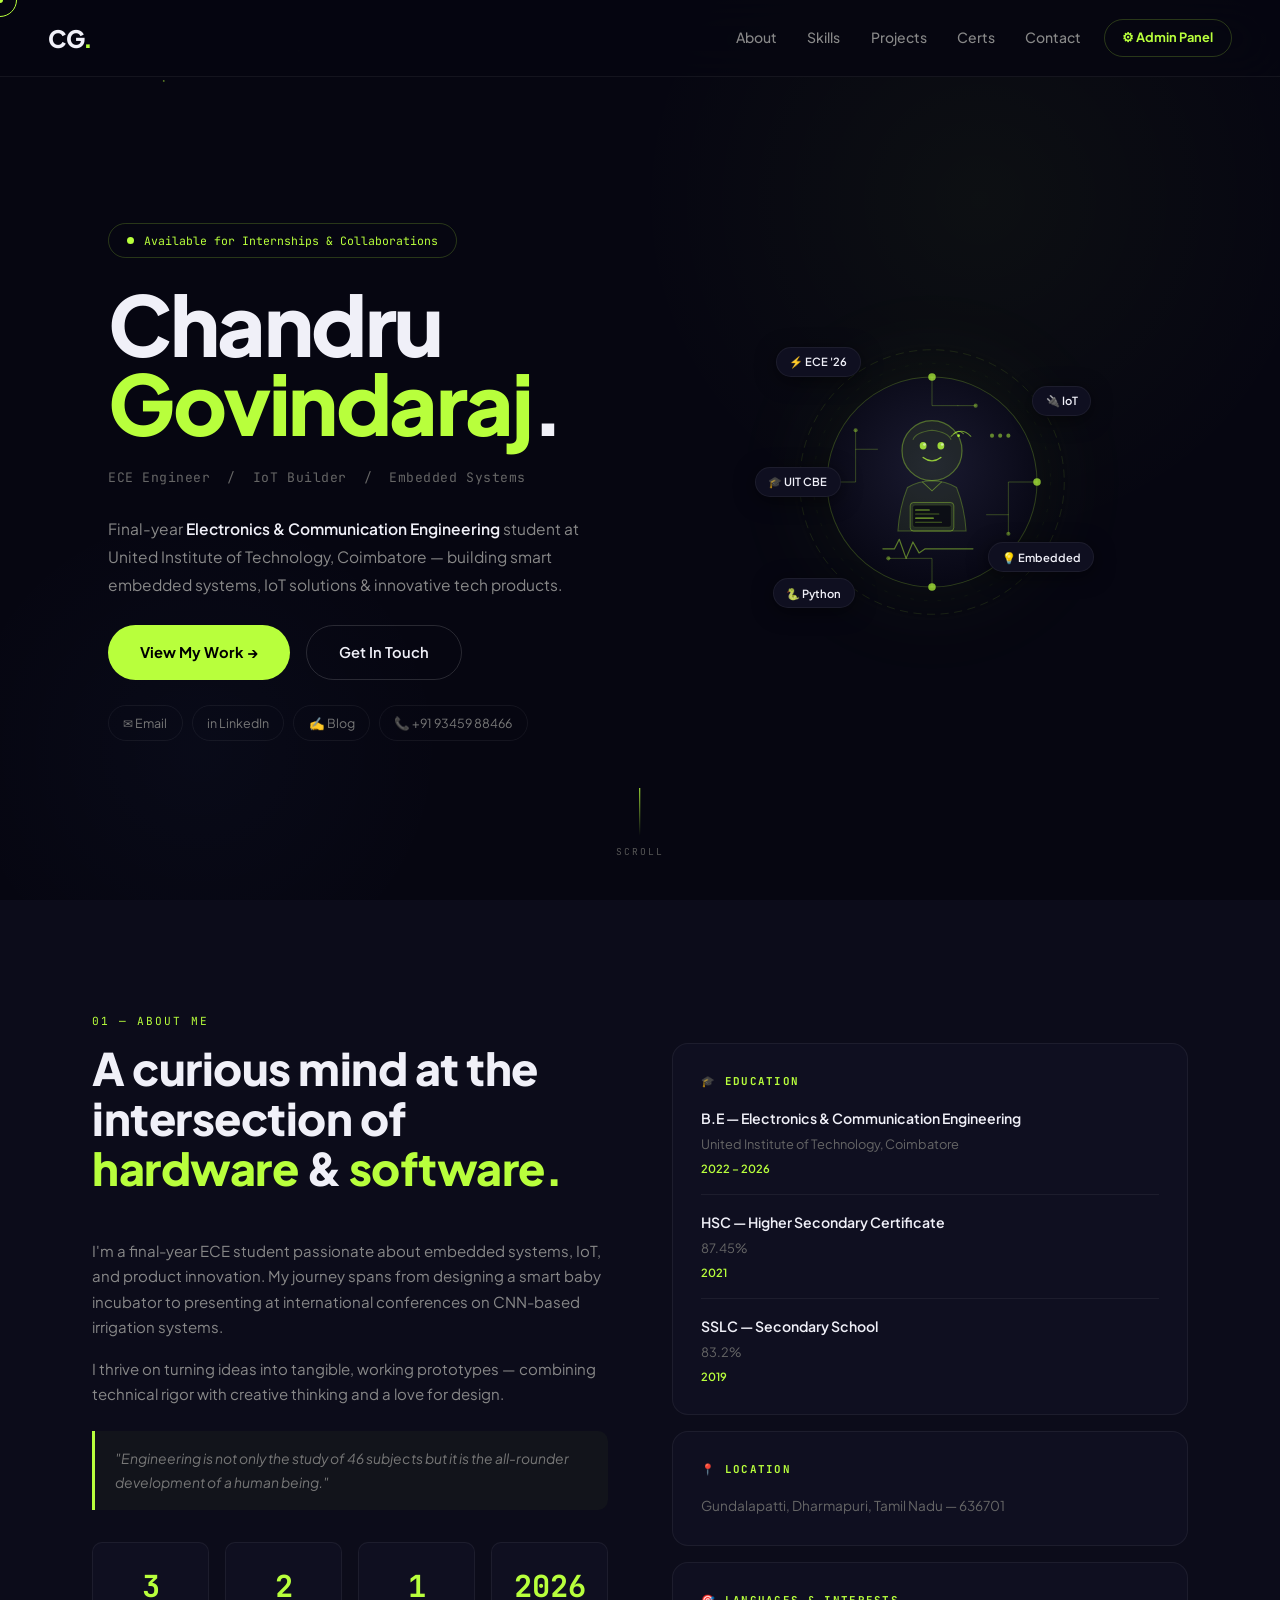
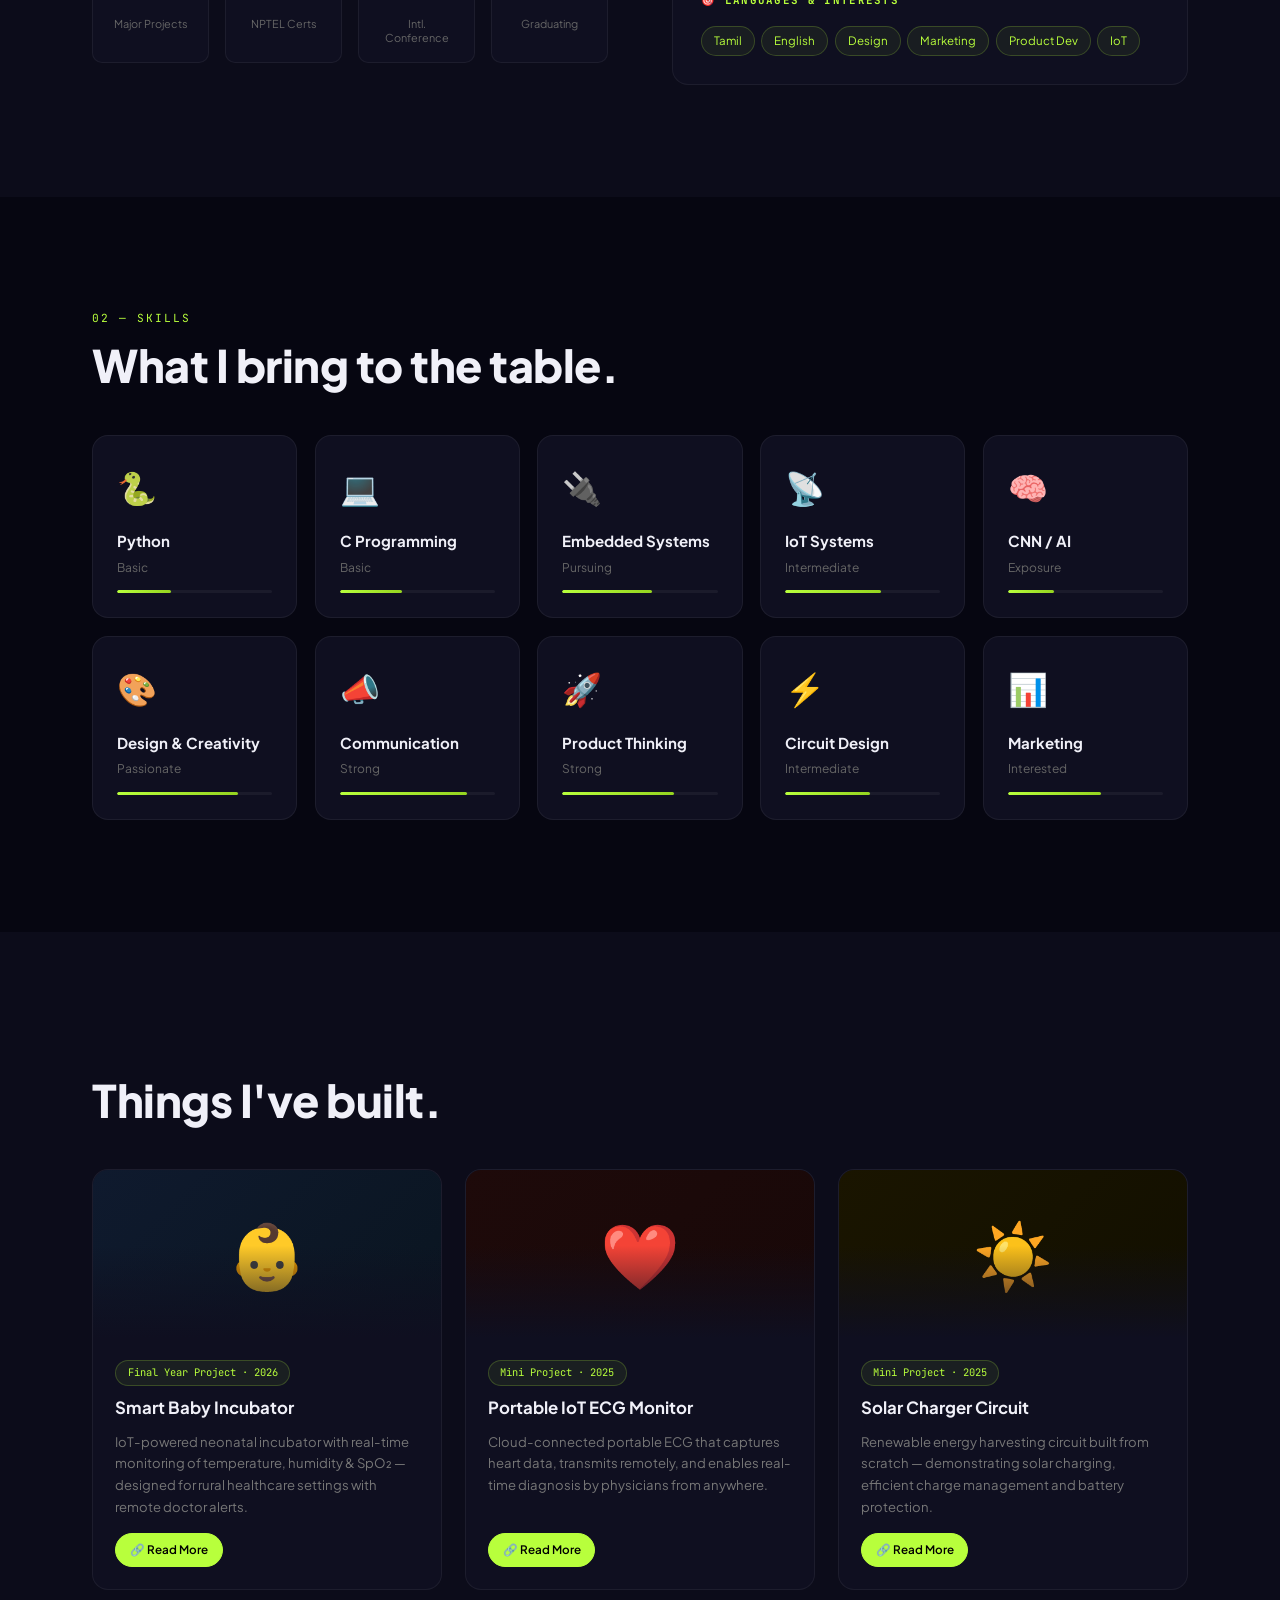
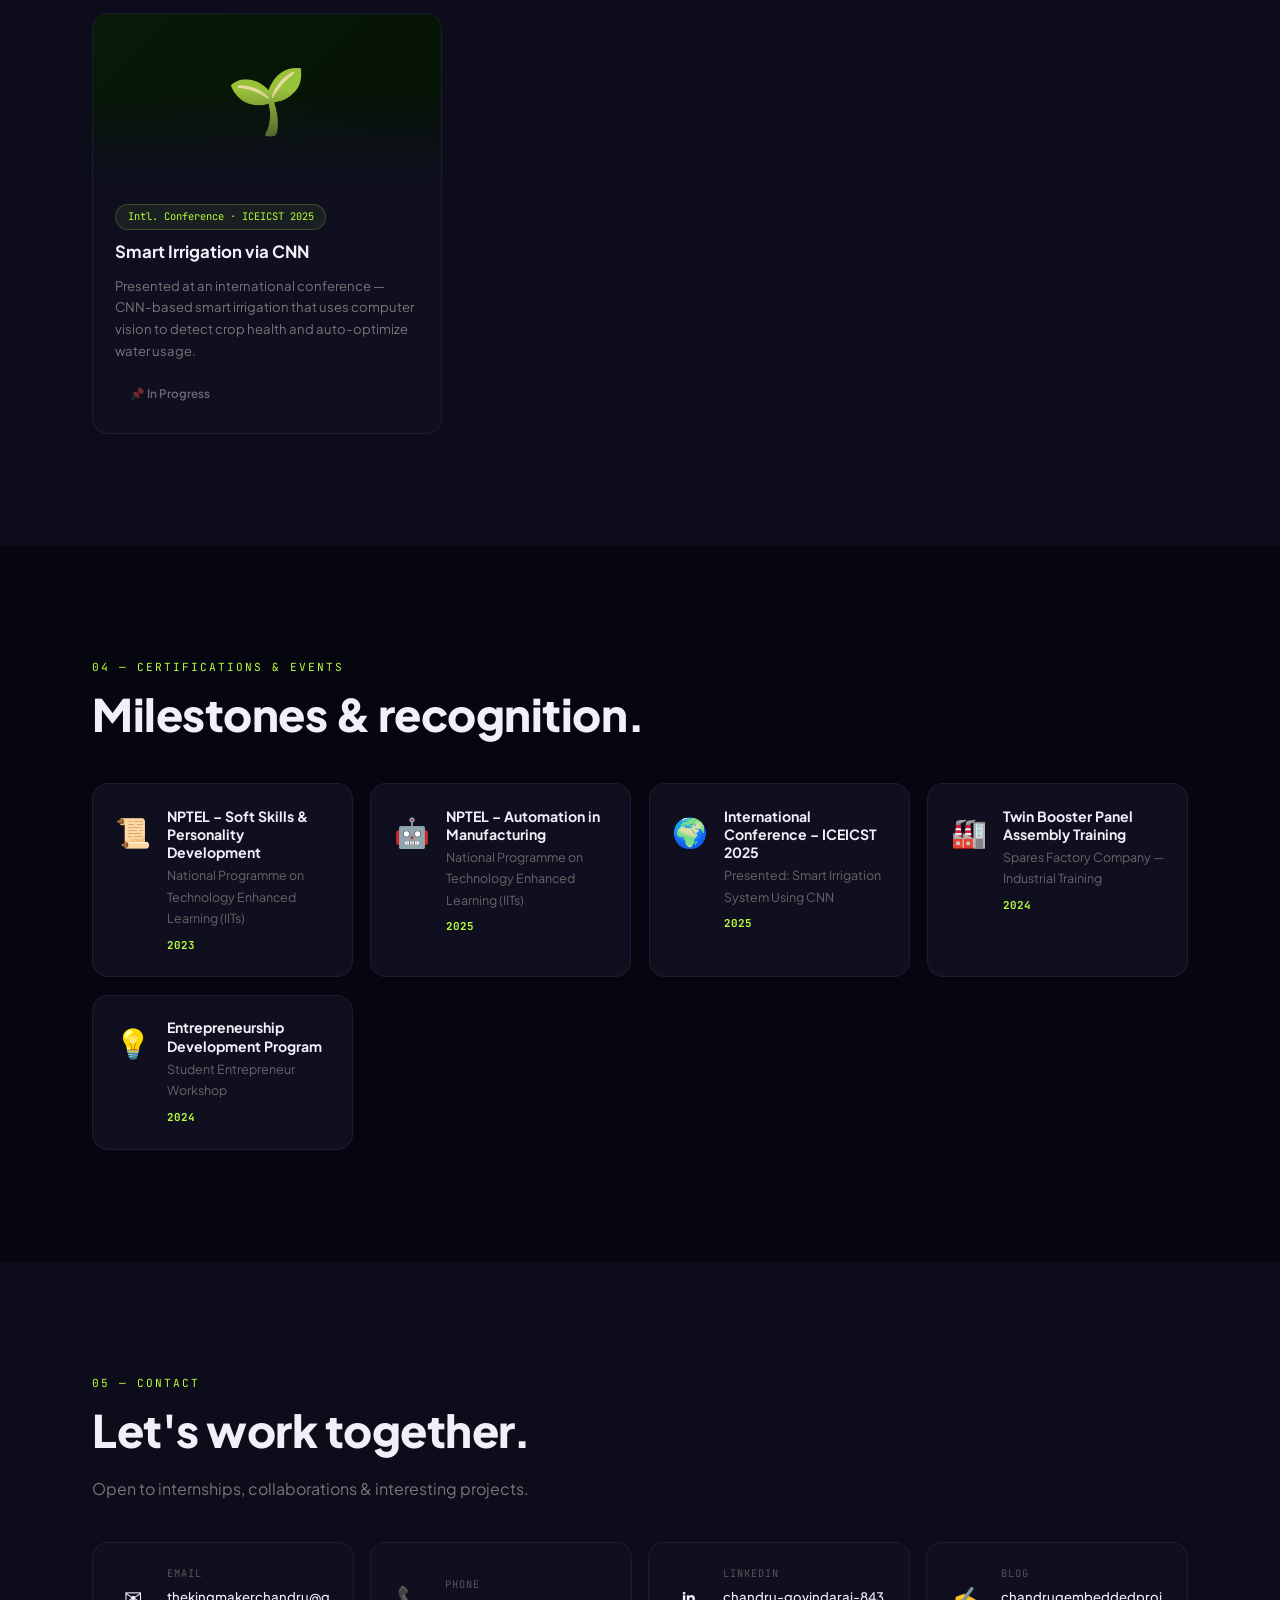
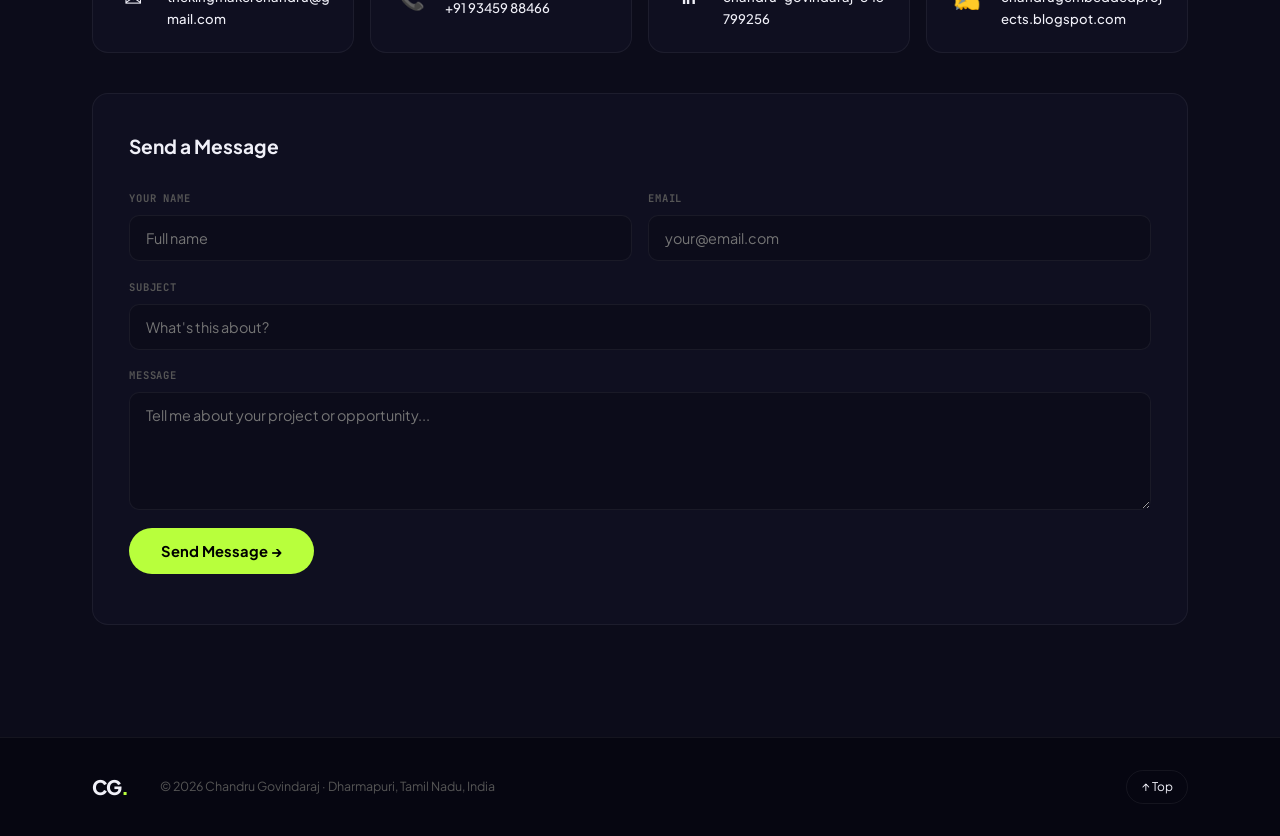
<file: index.html>
<!DOCTYPE html>
<html lang="en">
<head>
<meta charset="UTF-8"/>
<meta name="viewport" content="width=device-width,initial-scale=1.0"/>
<title>Chandru Govindaraj — ECE Engineer & Innovator</title>
<meta name="description" content="Portfolio of Chandru Govindaraj — ECE Engineer, IoT Builder & Embedded Systems enthusiast from Tamil Nadu."/>
<link rel="preconnect" href="https://fonts.googleapis.com"/>
<link rel="preconnect" href="https://fonts.gstatic.com" crossorigin/>
<link href="https://fonts.googleapis.com/css2?family=Plus+Jakarta+Sans:wght@300;400;500;600;700;800;900&family=JetBrains+Mono:wght@400;500;700&display=swap" rel="stylesheet"/>
<style>
/* ═══ TOKENS ═══ */
:root {
  --bg: #060611; --bg2: #0c0c1a; --bg3: #111125;
  --card: #0f0f20; --cardh: #16162a;
  --acc: #b8ff3c; --acc2: #95d420; --accg: rgba(184,255,60,0.15);
  --txt: #f0f0f8; --muted: #6868888;
  --bdr: rgba(255,255,255,0.06); --bdra: rgba(184,255,60,0.2);
  --glow: 0 0 60px rgba(184,255,60,0.08);
  --r: 16px; --rs: 10px;
  --ease: cubic-bezier(0.4,0,0.2,1); --spd: 0.3s;
  --f1: 'Plus Jakarta Sans', sans-serif;
  --f2: 'JetBrains Mono', monospace;
}
*, *::before, *::after { box-sizing: border-box; margin: 0; padding: 0; }
html { scroll-behavior: smooth; }
body {
  background: var(--bg); color: var(--txt);
  font-family: var(--f1); line-height: 1.7;
  overflow-x: hidden; cursor: none;
  -webkit-font-smoothing: antialiased;
}
a { text-decoration: none; color: inherit; }
button { font-family: var(--f1); }
::selection { background: var(--acc); color: #000; }
::-webkit-scrollbar { width: 4px; }
::-webkit-scrollbar-track { background: var(--bg); }
::-webkit-scrollbar-thumb { background: var(--bdra); border-radius: 4px; }

/* ═══ LOADER ═══ */
#loader {
  position: fixed; inset: 0; z-index: 9999;
  background: var(--bg);
  display: flex; flex-direction: column; align-items: center; justify-content: center; gap: 20px;
  transition: opacity 0.6s ease, visibility 0.6s ease;
}
#loader.done { opacity: 0; visibility: hidden; }
.ld-logo { font-family: var(--f1); font-size: 3rem; font-weight: 900; color: var(--acc); letter-spacing: -2px; }
.ld-bar { width: 160px; height: 2px; background: var(--bdr); border-radius: 2px; overflow: hidden; }
.ld-fill { height: 100%; width: 0; background: var(--acc); border-radius: 2px; animation: ldFill 0.9s var(--ease) forwards; }
@keyframes ldFill { to { width: 100%; } }

/* ═══ CURSOR ═══ */
#cur { position: fixed; top: 0; left: 0; width: 34px; height: 34px; border: 1.5px solid var(--acc); border-radius: 50%; pointer-events: none; z-index: 9998; transform: translate(-50%,-50%); transition: width 0.22s, height 0.22s, background 0.22s; mix-blend-mode: normal; }
#cur2 { position: fixed; top: 0; left: 0; width: 6px; height: 6px; background: var(--acc); border-radius: 50%; pointer-events: none; z-index: 9999; transform: translate(-50%,-50%); }
body.hov #cur { width: 52px; height: 52px; background: rgba(184,255,60,0.08); }

/* ═══ NAV ═══ */
.nav {
  position: fixed; inset: 0 0 auto 0; z-index: 500;
  display: flex; align-items: center; gap: 0.5rem;
  padding: 1.1rem 3rem;
  background: rgba(6,6,17,0.85); backdrop-filter: blur(24px);
  border-bottom: 1px solid var(--bdr);
  transition: padding var(--spd) var(--ease);
}
.nav.scrolled { padding: 0.7rem 3rem; }
.nav-logo { font-family: var(--f1); font-size: 1.5rem; font-weight: 900; letter-spacing: -1.5px; margin-right: auto; }
.nav-logo span { color: var(--acc); }
.nav-links { display: flex; list-style: none; gap: 0.1rem; }
.nav-links a { display: block; padding: 0.45rem 0.9rem; border-radius: 50px; font-size: 0.875rem; font-weight: 500; color: #888; transition: color var(--spd), background var(--spd); }
.nav-links a:hover, .nav-links a.active { color: var(--txt); background: rgba(255,255,255,0.05); }
.nav-admin { padding: 0.46rem 1.1rem; border: 1px solid var(--bdra); border-radius: 50px; font-size: 0.8rem; font-weight: 700; color: var(--acc); transition: background var(--spd), color var(--spd); white-space: nowrap; }
.nav-admin:hover { background: var(--acc); color: #000; }
.hamburger { display: none; flex-direction: column; gap: 5px; background: none; border: none; cursor: pointer; padding: 4px; }
.hamburger span { display: block; width: 22px; height: 2px; background: var(--txt); border-radius: 2px; transition: var(--spd) var(--ease); }

/* Mobile menu */
.mob { position: fixed; inset: 0; z-index: 490; background: var(--bg2); display: none; flex-direction: column; align-items: center; justify-content: center; gap: 2rem; }
.mob.open { display: flex; }
.mob-close { position: absolute; top: 1.5rem; right: 1.5rem; background: none; border: none; font-size: 1.5rem; color: #888; cursor: pointer; }
.mob a { font-size: 2rem; font-weight: 800; transition: color var(--spd); }
.mob a:hover { color: var(--acc); }

/* ═══ UTILITIES ═══ */
.wrap { max-width: 1160px; margin: 0 auto; padding: 0 2rem; }
.section { padding: 7rem 0; }
.section.alt { background: var(--bg2); }
.reveal { opacity: 0; transform: translateY(30px); transition: opacity 0.7s var(--ease), transform 0.7s var(--ease); }
.reveal.in { opacity: 1; transform: none; }
.sec-label { font-family: var(--f2); font-size: 0.7rem; color: var(--acc); letter-spacing: 0.18em; text-transform: uppercase; display: block; margin-bottom: 0.75rem; }
.sec-h2 { font-size: clamp(1.9rem, 3.8vw, 2.8rem); font-weight: 800; line-height: 1.12; letter-spacing: -0.5px; margin-bottom: 2.75rem; }
.sec-h2 em { color: var(--acc); font-style: normal; }
.btn-solid { display: inline-flex; align-items: center; gap: 0.5rem; padding: 0.88rem 2rem; background: var(--acc); color: #000; font-family: var(--f1); font-size: 0.92rem; font-weight: 700; border-radius: 50px; border: none; cursor: pointer; position: relative; overflow: hidden; transition: transform var(--spd) var(--ease), box-shadow var(--spd) var(--ease); }
.btn-solid::before { content: ''; position: absolute; inset: 0; background: rgba(255,255,255,0.28); transform: translateX(-110%) skewX(-18deg); transition: transform 0.5s var(--ease); }
.btn-solid:hover::before { transform: translateX(110%) skewX(-18deg); }
.btn-solid:hover { transform: translateY(-3px); box-shadow: 0 14px 36px rgba(184,255,60,0.28); }
.btn-solid:active { transform: translateY(-1px); }
.btn-ghost { display: inline-flex; align-items: center; gap: 0.5rem; padding: 0.88rem 2rem; border: 1.5px solid rgba(255,255,255,0.14); border-radius: 50px; font-family: var(--f1); font-size: 0.92rem; font-weight: 600; color: var(--txt); transition: border-color var(--spd), color var(--spd), transform var(--spd); }
.btn-ghost:hover { border-color: var(--acc); color: var(--acc); transform: translateY(-3px); }

/* ═══ HERO ═══ */
.hero { min-height: 100vh; display: flex; align-items: center; padding: 9rem 0 5rem; position: relative; overflow: hidden; }
.hero-canvas { position: absolute; inset: 0; z-index: 0; pointer-events: none; }
.hero-glow1 { position: absolute; width: 700px; height: 700px; border-radius: 50%; background: radial-gradient(circle, rgba(184,255,60,0.04) 0%, transparent 70%); top: -150px; right: -50px; pointer-events: none; z-index: 0; }
.hero-glow2 { position: absolute; width: 500px; height: 500px; border-radius: 50%; background: radial-gradient(circle, rgba(100,150,255,0.03) 0%, transparent 70%); bottom: -100px; left: -50px; pointer-events: none; z-index: 0; }
.hero-inner { display: grid; grid-template-columns: 1fr 480px; align-items: center; gap: 4rem; position: relative; z-index: 1; }
.hero-left { display: flex; flex-direction: column; gap: 1.6rem; }
.hero-badge { display: inline-flex; align-items: center; gap: 0.65rem; padding: 0.42rem 1.1rem; border: 1px solid var(--bdra); border-radius: 50px; font-family: var(--f2); font-size: 0.72rem; color: var(--acc); width: fit-content; animation: fadeUp 0.6s 0.1s var(--ease) both; }
.badge-dot { width: 7px; height: 7px; background: var(--acc); border-radius: 50%; animation: blink 2s ease infinite; }
@keyframes blink { 0%,100%{opacity:1} 50%{opacity:0.3} }
.hero-name { font-size: clamp(3rem, 6.5vw, 5.8rem); font-weight: 900; line-height: 0.95; letter-spacing: -2.5px; animation: fadeUp 0.6s 0.2s var(--ease) both; }
.hero-name .ln1 { display: block; color: var(--txt); }
.hero-name .ln2 { display: block; color: var(--acc); }
.hero-role { font-family: var(--f2); font-size: 0.82rem; color: #666; letter-spacing: 0.04em; animation: fadeUp 0.6s 0.3s var(--ease) both; }
.hero-bio { font-size: 0.97rem; color: #888; line-height: 1.8; max-width: 520px; animation: fadeUp 0.6s 0.4s var(--ease) both; }
.hero-bio strong { color: var(--txt); font-weight: 600; }
.hero-btns { display: flex; gap: 1rem; flex-wrap: wrap; animation: fadeUp 0.6s 0.5s var(--ease) both; }
.hero-pills { display: flex; gap: 0.55rem; flex-wrap: wrap; animation: fadeUp 0.6s 0.6s var(--ease) both; }
.pill { padding: 0.38rem 0.9rem; border: 1px solid var(--bdr); border-radius: 50px; font-size: 0.78rem; color: #777; transition: border-color var(--spd), color var(--spd), transform var(--spd); }
.pill:hover { border-color: var(--acc); color: var(--acc); transform: translateY(-2px); }
@keyframes fadeUp { from { opacity: 0; transform: translateY(22px); } to { opacity: 1; transform: none; } }

/* Avatar */
.hero-right { display: flex; align-items: center; justify-content: center; animation: fadeUp 0.7s 0.35s var(--ease) both; }
.av-wrap { position: relative; display: flex; align-items: center; justify-content: center; }
.av-svg { width: 100%; max-width: 450px; filter: drop-shadow(0 0 50px rgba(184,255,60,0.07)); }
.spin-cw  { animation: spinCW  24s linear infinite; transform-origin: 220px 220px; }
.spin-ccw { animation: spinCCW 18s linear infinite; transform-origin: 220px 220px; }
@keyframes spinCW  { to { transform: rotate(360deg); } }
@keyframes spinCCW { to { transform: rotate(-360deg); } }
.pr-anim { animation: prAnim 2.6s ease-out infinite; }
.pr-anim:nth-child(2) { animation-delay: 0.65s; }
.pr-anim:nth-child(3) { animation-delay: 1.3s; }
.pr-anim:nth-child(4) { animation-delay: 1.95s; }
@keyframes prAnim { 0% { opacity: 0.8; } 100% { opacity: 0; transform: scale(2.2); } }
.blink-g circle { animation: bkG 1.2s ease infinite; }
.blink-g circle:nth-child(2) { animation-delay: 0.4s; }
.blink-g circle:nth-child(3) { animation-delay: 0.8s; }
@keyframes bkG { 0%,100%{opacity:0.35} 50%{opacity:1} }
.fc { position: absolute; background: var(--card); border: 1px solid var(--bdr); border-radius: 50px; padding: 0.28rem 0.78rem; font-size: 0.7rem; font-weight: 600; white-space: nowrap; box-shadow: 0 4px 20px rgba(0,0,0,0.5); animation: fcFloat 4s ease-in-out infinite; }
.fc1 { top: 5%;  left: -2%;  animation-delay: 0s; }
.fc2 { top: 18%; right: -3%; animation-delay: 1s; }
.fc3 { bottom: 20%; right: -4%; animation-delay: 2s; }
.fc4 { bottom: 8%;  left: -3%; animation-delay: 3s; }
.fc5 { top: 45%; left: -9%; animation-delay: 1.5s; }
@keyframes fcFloat { 0%,100%{transform:translateY(0)} 50%{transform:translateY(-9px)} }

/* Scroll indicator */
.scrl { position: absolute; bottom: 2.5rem; left: 50%; transform: translateX(-50%); display: flex; flex-direction: column; align-items: center; gap: 0.5rem; z-index: 1; }
.scrl-line { width: 1px; height: 48px; background: linear-gradient(to bottom, var(--acc), transparent); animation: scrlAnim 2s ease infinite; }
@keyframes scrlAnim { 0%,100%{opacity:1} 50%{opacity:0.3;transform:scaleY(0.5)} }
.scrl span { font-family: var(--f2); font-size: 0.6rem; letter-spacing: 0.2em; color: #555; text-transform: uppercase; }

/* ═══ ABOUT ═══ */
.about-grid { display: grid; grid-template-columns: 1fr 1fr; gap: 4rem; align-items: start; }
.about-text p { color: #888; font-size: 0.94rem; margin-bottom: 1rem; }
.about-quote { margin: 1.5rem 0; padding: 1rem 1.25rem; border-left: 3px solid var(--acc); background: rgba(184,255,60,0.03); border-radius: 0 var(--rs) var(--rs) 0; font-style: italic; font-size: 0.87rem; color: #777; }
.stats-row { display: grid; grid-template-columns: repeat(4,1fr); gap: 1rem; margin-top: 2rem; }
.st { text-align: center; padding: 1.1rem; background: var(--card); border: 1px solid var(--bdr); border-radius: var(--rs); transition: border-color var(--spd), transform var(--spd); }
.st:hover { border-color: var(--bdra); transform: translateY(-3px); }
.st-n { display: block; font-family: var(--f2); font-size: 1.9rem; font-weight: 700; color: var(--acc); }
.st-l { display: block; font-size: 0.68rem; color: #666; margin-top: 0.25rem; line-height: 1.3; }
.acard { background: var(--card); border: 1px solid var(--bdr); border-radius: var(--r); padding: 1.75rem; transition: border-color var(--spd), box-shadow var(--spd); }
.acard:hover { border-color: var(--bdra); box-shadow: var(--glow); }
.acard + .acard { margin-top: 1rem; }
.acard-head { font-family: var(--f2); font-size: 0.68rem; font-weight: 700; color: var(--acc); letter-spacing: 0.12em; text-transform: uppercase; margin-bottom: 1rem; }
.edu-item { padding-bottom: 1rem; margin-bottom: 1rem; border-bottom: 1px solid var(--bdr); }
.edu-item:last-child { padding-bottom: 0; margin-bottom: 0; border-bottom: none; }
.edu-title { font-size: 0.88rem; font-weight: 600; margin-bottom: 0.2rem; }
.edu-sub { font-size: 0.8rem; color: #666; }
.edu-yr { font-size: 0.7rem; color: var(--acc); font-weight: 600; margin-top: 0.2rem; }
.chip-row { display: flex; flex-wrap: wrap; gap: 0.4rem; }
.chip { padding: 0.28rem 0.75rem; background: rgba(184,255,60,0.06); border: 1px solid var(--bdra); border-radius: 50px; font-size: 0.72rem; color: var(--acc); }

/* ═══ SKILLS ═══ */
.skills-grid { display: grid; grid-template-columns: repeat(auto-fill, minmax(205px,1fr)); gap: 1.1rem; }
.sk { background: var(--card); border: 1px solid var(--bdr); border-radius: var(--r); padding: 1.5rem; position: relative; overflow: hidden; transition: border-color var(--spd), transform var(--spd), box-shadow var(--spd); }
.sk::before { content: ''; position: absolute; top: 0; left: 0; right: 0; height: 2px; background: linear-gradient(90deg, var(--acc), var(--acc2)); transform: scaleX(0); transform-origin: left; transition: transform var(--spd); }
.sk:hover { border-color: var(--bdra); transform: translateY(-5px); box-shadow: var(--glow); }
.sk:hover::before { transform: scaleX(1); }
.sk-icon { font-size: 2rem; margin-bottom: 0.9rem; }
.sk-name { font-size: 0.94rem; font-weight: 700; margin-bottom: 0.25rem; }
.sk-level { font-size: 0.75rem; color: #666; margin-bottom: 0.75rem; }
.sk-bar { height: 3px; background: rgba(255,255,255,0.05); border-radius: 2px; overflow: hidden; }
.sk-fill { height: 100%; background: linear-gradient(90deg, var(--acc), var(--acc2)); border-radius: 2px; width: 0; transition: width 1.3s var(--ease); }

/* ═══ PROJECTS ═══ */
.proj-grid { display: grid; grid-template-columns: repeat(auto-fill, minmax(320px,1fr)); gap: 1.4rem; }
.pj { background: var(--card); border: 1px solid var(--bdr); border-radius: var(--r); overflow: hidden; display: flex; flex-direction: column; transition: border-color var(--spd), transform var(--spd), box-shadow var(--spd); }
.pj:hover { border-color: var(--bdra); transform: translateY(-7px); box-shadow: 0 24px 60px rgba(0,0,0,0.4), var(--glow); }
.pj-thumb { height: 168px; display: flex; align-items: center; justify-content: center; font-size: 4rem; position: relative; overflow: hidden; }
.pj-thumb::after { content: ''; position: absolute; inset: 0; background: linear-gradient(to bottom, transparent 45%, var(--card)); }
.pj-body { padding: 1.4rem; flex: 1; display: flex; flex-direction: column; gap: 0.5rem; }
.pj-tag { display: inline-block; padding: 0.2rem 0.7rem; background: rgba(184,255,60,0.07); border: 1px solid var(--bdra); border-radius: 50px; font-family: var(--f2); font-size: 0.65rem; color: var(--acc); width: fit-content; }
.pj-title { font-size: 1.05rem; font-weight: 700; }
.pj-desc { font-size: 0.82rem; color: #777; flex: 1; line-height: 1.65; }
.pj-links { display: flex; gap: 0.6rem; margin-top: 0.5rem; flex-wrap: wrap; }
.pj-link { display: inline-flex; align-items: center; gap: 0.3rem; padding: 0.36rem 0.85rem; border: 1px solid var(--bdr); border-radius: 50px; font-size: 0.73rem; font-weight: 600; transition: border-color var(--spd), color var(--spd), transform var(--spd); }
.pj-link:hover { border-color: var(--acc); color: var(--acc); transform: translateY(-2px); }
.pj-link.prim { background: var(--acc); color: #000; border-color: var(--acc); }
.pj-link.prim:hover { background: var(--acc2); border-color: var(--acc2); color: #000; }

/* ═══ CERTS ═══ */
.certs-grid { display: grid; grid-template-columns: repeat(auto-fill, minmax(260px,1fr)); gap: 1.1rem; }
.ct { background: var(--card); border: 1px solid var(--bdr); border-radius: var(--r); padding: 1.4rem; display: flex; align-items: flex-start; gap: 1rem; transition: border-color var(--spd), transform var(--spd), box-shadow var(--spd); }
.ct:hover { border-color: var(--bdra); transform: translateY(-4px); box-shadow: var(--glow); }
.ct-icon { font-size: 1.8rem; flex-shrink: 0; }
.ct-name { font-size: 0.88rem; font-weight: 700; margin-bottom: 0.25rem; line-height: 1.3; }
.ct-body { font-size: 0.78rem; color: #666; margin-bottom: 0.4rem; }
.ct-yr { font-family: var(--f2); font-size: 0.68rem; color: var(--acc); font-weight: 700; }

/* ═══ CONTACT ═══ */
.contact-sub { color: #777; margin-bottom: 2.5rem; margin-top: -1.5rem; }
.contact-cards { display: grid; grid-template-columns: repeat(auto-fill, minmax(220px,1fr)); gap: 1rem; margin-bottom: 2.5rem; }
.cc { background: var(--card); border: 1px solid var(--bdr); border-radius: var(--r); padding: 1.35rem; display: flex; align-items: center; gap: 1rem; transition: border-color var(--spd), transform var(--spd), box-shadow var(--spd); }
.cc:hover { border-color: var(--bdra); transform: translateY(-4px); box-shadow: var(--glow); }
.cc-icon { font-size: 1.4rem; flex-shrink: 0; width: 36px; text-align: center; }
.cc-lbl { font-family: var(--f2); font-size: 0.65rem; color: #555; text-transform: uppercase; letter-spacing: 0.1em; margin-bottom: 0.2rem; }
.cc-val { font-size: 0.82rem; font-weight: 500; word-break: break-all; }
.cform { background: var(--card); border: 1px solid var(--bdr); border-radius: var(--r); padding: 2.25rem; }
.cform h3 { font-size: 1.2rem; font-weight: 700; margin-bottom: 1.75rem; }
.f2 { display: grid; grid-template-columns: 1fr 1fr; gap: 1rem; }
.fg { display: flex; flex-direction: column; gap: 0.42rem; margin-bottom: 1.1rem; }
.fg label { font-family: var(--f2); font-size: 0.66rem; font-weight: 700; color: #555; text-transform: uppercase; letter-spacing: 0.08em; }
.fg input, .fg textarea { background: var(--bg2); border: 1.5px solid var(--bdr); border-radius: var(--rs); padding: 0.82rem 1rem; color: var(--txt); font-family: var(--f1); font-size: 0.9rem; outline: none; resize: vertical; transition: border-color var(--spd), box-shadow var(--spd); }
.fg input:focus, .fg textarea:focus { border-color: var(--acc); box-shadow: 0 0 0 3px rgba(184,255,60,0.07); }
#fmsg { margin-top: 0.85rem; font-size: 0.88rem; font-weight: 600; color: var(--acc); }

/* ═══ FOOTER ═══ */
.footer { padding: 2rem 0; border-top: 1px solid var(--bdr); }
.footer-in { display: flex; align-items: center; gap: 2rem; flex-wrap: wrap; }
.f-logo { font-size: 1.25rem; font-weight: 900; letter-spacing: -1px; }
.f-logo span { color: var(--acc); }
.f-copy { color: #555; font-size: 0.78rem; flex: 1; }
.f-top { padding: 0.38rem 0.9rem; border: 1px solid var(--bdr); border-radius: 50px; font-size: 0.75rem; transition: border-color var(--spd), color var(--spd), transform var(--spd); }
.f-top:hover { border-color: var(--acc); color: var(--acc); transform: translateY(-2px); }

/* ═══ RESPONSIVE ═══ */
@media (max-width: 980px) {
  .hero-inner { grid-template-columns: 1fr; gap: 3rem; }
  .hero-right { order: -1; }
  .av-svg { max-width: 300px; }
  .about-grid { grid-template-columns: 1fr; gap: 2rem; }
  .stats-row { grid-template-columns: repeat(2,1fr); }
  .nav { padding: 1rem 1.5rem; }
  .nav.scrolled { padding: 0.65rem 1.5rem; }
}
@media (max-width: 640px) {
  .nav-links, .nav-admin { display: none; }
  .hamburger { display: flex; }
  .hero { padding: 7rem 0 4rem; }
  .section { padding: 4.5rem 0; }
  .hero-name { font-size: clamp(2.7rem,12vw,4rem); letter-spacing: -1.5px; }
  .f2 { grid-template-columns: 1fr; }
  .fc1,.fc4 { left: -1%; } .fc2,.fc3 { right: -1%; } .fc5 { display: none; }
}
</style>
</head>
<body>

<!-- LOADER -->
<div id="loader">
  <div class="ld-logo">CG.</div>
  <div class="ld-bar"><div class="ld-fill"></div></div>
</div>

<!-- CURSOR -->
<div id="cur"></div>
<div id="cur2"></div>

<!-- NAV -->
<nav class="nav" id="nav">
  <a href="#home" class="nav-logo">CG<span>.</span></a>
  <ul class="nav-links">
    <li><a href="#about" class="nav-a">About</a></li>
    <li><a href="#skills" class="nav-a">Skills</a></li>
    <li><a href="#projects" class="nav-a">Projects</a></li>
    <li><a href="#certs" class="nav-a">Certs</a></li>
    <li><a href="#contact" class="nav-a">Contact</a></li>
  </ul>
  <a href="admin/login.html" class="nav-admin">⚙ Admin Panel</a>
  <button class="hamburger" id="ham"><span></span><span></span><span></span></button>
</nav>

<!-- MOBILE MENU -->
<div class="mob" id="mob">
  <button class="mob-close" onclick="closeMob()">✕</button>
  <a href="#about"    onclick="closeMob()">About</a>
  <a href="#skills"   onclick="closeMob()">Skills</a>
  <a href="#projects" onclick="closeMob()">Projects</a>
  <a href="#certs"    onclick="closeMob()">Certs</a>
  <a href="#contact"  onclick="closeMob()">Contact</a>
  <a href="admin/login.html" style="color:var(--acc)">⚙ Admin</a>
</div>

<!-- ═══════════ HERO ═══════════ -->
<section class="hero" id="home">
  <canvas class="hero-canvas" id="heroCanvas"></canvas>
  <div class="hero-glow1"></div>
  <div class="hero-glow2"></div>
  <div class="wrap hero-inner">

    <!-- LEFT -->
    <div class="hero-left">
      <div class="hero-badge">
        <span class="badge-dot"></span>
        Available for Internships &amp; Collaborations
      </div>
      <h1 class="hero-name">
        <span class="ln1">Chandru</span>
        <span class="ln2">Govindaraj<span style="color:var(--txt)">.</span></span>
      </h1>
      <p class="hero-role">ECE Engineer &nbsp;/&nbsp; IoT Builder &nbsp;/&nbsp; Embedded Systems</p>
      <p class="hero-bio">Final-year <strong>Electronics &amp; Communication Engineering</strong> student at United Institute of Technology, Coimbatore — building smart embedded systems, IoT solutions &amp; innovative tech products.</p>
      <div class="hero-btns">
        <a href="#projects" class="btn-solid">View My Work →</a>
        <a href="#contact"  class="btn-ghost">Get In Touch</a>
      </div>
      <div class="hero-pills">
        <a href="mailto:thekingmakerchandru@gmail.com" class="pill">✉ Email</a>
        <a href="https://linkedin.com/in/chandru-govindaraj-843799256" target="_blank" class="pill">in LinkedIn</a>
        <a href="https://chandrugembeddedprojects.blogspot.com" target="_blank" class="pill">✍ Blog</a>
        <a href="tel:+919345988466" class="pill">📞 +91 93459 88466</a>
      </div>
    </div>

    <!-- RIGHT — SVG Avatar -->
    <div class="hero-right">
      <div class="av-wrap">
        <svg class="av-svg" viewBox="0 0 440 440" xmlns="http://www.w3.org/2000/svg">
          <defs>
            <radialGradient id="bg1" cx="50%" cy="42%" r="56%">
              <stop offset="0%" stop-color="#1a1a30"/>
              <stop offset="100%" stop-color="#080815"/>
            </radialGradient>
            <radialGradient id="glow1" cx="50%" cy="50%" r="50%">
              <stop offset="0%" stop-color="rgba(184,255,60,0.16)"/>
              <stop offset="100%" stop-color="transparent"/>
            </radialGradient>
            <filter id="sf"><feGaussianBlur stdDeviation="5"/></filter>
          </defs>

          <!-- glow bg -->
          <circle cx="220" cy="220" r="200" fill="url(#glow1)" filter="url(#sf)"/>

          <!-- spinning rings -->
          <circle cx="220" cy="220" r="194" fill="none" stroke="rgba(184,255,60,0.12)" stroke-width="1.2" stroke-dasharray="12 8" class="spin-cw"/>
          <circle cx="220" cy="220" r="174" fill="none" stroke="rgba(184,255,60,0.06)" stroke-width="1"   stroke-dasharray="5 15" class="spin-ccw"/>

          <!-- main circle -->
          <circle cx="220" cy="220" r="154" fill="url(#bg1)" stroke="rgba(184,255,60,0.22)" stroke-width="1.5"/>

          <!-- circuit traces -->
          <g stroke="rgba(184,255,60,0.26)" stroke-width="1.4" fill="none" stroke-linecap="round" stroke-linejoin="round">
            <polyline points="66,220 108,220 108,172 140,172"/>
            <polyline points="374,220 332,220 332,268 300,268"/>
            <polyline points="220,66  220,108 258,108"/>
            <polyline points="220,374 220,332 182,332"/>
            <line x1="108" y1="172" x2="108" y2="144"/>
            <line x1="332" y1="268" x2="332" y2="296"/>
            <line x1="258" y1="108" x2="284" y2="108"/>
            <line x1="182" y1="332" x2="156" y2="332"/>
          </g>

          <!-- corner nodes + pulse rings -->
          <circle cx="66"  cy="220" r="5.5" fill="rgba(184,255,60,0.7)" class="pr-anim"/>
          <circle cx="374" cy="220" r="5.5" fill="rgba(184,255,60,0.7)" class="pr-anim"/>
          <circle cx="220" cy="66"  r="5.5" fill="rgba(184,255,60,0.7)" class="pr-anim"/>
          <circle cx="220" cy="374" r="5.5" fill="rgba(184,255,60,0.7)" class="pr-anim"/>
          <!-- inner nodes -->
          <g fill="rgba(184,255,60,0.4)">
            <circle cx="108" cy="144" r="3"/> <circle cx="332" cy="296" r="3"/>
            <circle cx="284" cy="108" r="3"/> <circle cx="156" cy="332" r="3"/>
          </g>

          <!-- HEAD -->
          <circle cx="220" cy="174" r="44" fill="rgba(184,255,60,0.07)" stroke="rgba(184,255,60,0.36)" stroke-width="1.8"/>
          <!-- eyes -->
          <ellipse cx="207" cy="167" rx="5" ry="5.5" fill="rgba(184,255,60,0.82)"/>
          <ellipse cx="233" cy="167" rx="5" ry="5.5" fill="rgba(184,255,60,0.82)"/>
          <circle  cx="209" cy="165" r="2" fill="white" opacity="0.55"/>
          <circle  cx="235" cy="165" r="2" fill="white" opacity="0.55"/>
          <!-- smile -->
          <path d="M 207 184 Q 220 194 233 184" stroke="rgba(184,255,60,0.75)" stroke-width="2" fill="none" stroke-linecap="round"/>
          <!-- hair -->
          <path d="M 192 158 Q 196 147 220 144 Q 244 147 248 158" stroke="rgba(184,255,60,0.28)" stroke-width="1.5" fill="none"/>

          <!-- BODY -->
          <path d="M 184 228 Q 172 258 170 292 L 270 292 Q 268 258 256 228 Q 240 218 220 218 Q 200 218 184 228 Z" fill="rgba(184,255,60,0.07)" stroke="rgba(184,255,60,0.28)" stroke-width="1.5"/>
          <!-- collar -->
          <path d="M 206 220 L 220 233 L 234 220" stroke="rgba(184,255,60,0.4)" stroke-width="1.5" fill="none" stroke-linecap="round"/>

          <!-- LAPTOP -->
          <rect x="188" y="250" width="64" height="42" rx="5" fill="rgba(184,255,60,0.06)" stroke="rgba(184,255,60,0.36)" stroke-width="1.4"/>
          <rect x="192" y="254" width="56" height="32" rx="3" fill="rgba(6,6,17,0.8)" stroke="rgba(184,255,60,0.15)" stroke-width="0.8"/>
          <!-- code lines -->
          <line x1="196" y1="261" x2="216" y2="261" stroke="rgba(184,255,60,0.68)" stroke-width="1.6" stroke-linecap="round"/>
          <line x1="196" y1="267" x2="230" y2="267" stroke="rgba(184,255,60,0.35)" stroke-width="1.6" stroke-linecap="round"/>
          <line x1="196" y1="273" x2="222" y2="273" stroke="rgba(184,255,60,0.68)" stroke-width="1.6" stroke-linecap="round"/>
          <line x1="196" y1="279" x2="234" y2="279" stroke="rgba(184,255,60,0.35)" stroke-width="1.6" stroke-linecap="round"/>

          <!-- WiFi above head -->
          <g transform="translate(252,135)" stroke="rgba(184,255,60,0.55)" stroke-width="1.5" fill="none" stroke-linecap="round">
            <path d="M0 14 Q7 7 14 14"/> <path d="M-4 18 Q11 3 25 18"/>
            <circle cx="7" cy="17" r="2" fill="rgba(184,255,60,0.9)" stroke="none"/>
          </g>

          <!-- ECG wave -->
          <polyline points="148,318 165,318 172,304 182,332 192,308 201,324 210,318 280,318"
            fill="none" stroke="rgba(184,255,60,0.45)" stroke-width="1.8" stroke-linecap="round" stroke-linejoin="round"/>

          <!-- IoT blink dots -->
          <g class="blink-g">
            <circle cx="308" cy="152" r="3" fill="rgba(184,255,60,0.5)"/>
            <circle cx="320" cy="152" r="3" fill="rgba(184,255,60,0.5)"/>
            <circle cx="332" cy="152" r="3" fill="rgba(184,255,60,0.5)"/>
          </g>
        </svg>

        <!-- floating chips -->
        <div class="fc fc1">⚡ ECE '26</div>
        <div class="fc fc2">🔌 IoT</div>
        <div class="fc fc3">💡 Embedded</div>
        <div class="fc fc4">🐍 Python</div>
        <div class="fc fc5">🎓 UIT CBE</div>
      </div>
    </div>
  </div>

  <div class="scrl">
    <div class="scrl-line"></div>
    <span>scroll</span>
  </div>
</section>

<!-- ═══════════ ABOUT ═══════════ -->
<section class="section alt" id="about">
  <div class="wrap">
    <span class="sec-label reveal">01 — About Me</span>
    <div class="about-grid">
      <div class="about-text reveal">
        <h2 class="sec-h2">A curious mind at the intersection of <em>hardware</em> &amp; <em>software.</em></h2>
        <p>I'm a final-year ECE student passionate about embedded systems, IoT, and product innovation. My journey spans from designing a smart baby incubator to presenting at international conferences on CNN-based irrigation systems.</p>
        <p>I thrive on turning ideas into tangible, working prototypes — combining technical rigor with creative thinking and a love for design.</p>
        <div class="about-quote">"Engineering is not only the study of 46 subjects but it is the all-rounder development of a human being."</div>
        <div class="stats-row">
          <div class="st"><span class="st-n" data-t="3">0</span><span class="st-l">Major Projects</span></div>
          <div class="st"><span class="st-n" data-t="2">0</span><span class="st-l">NPTEL Certs</span></div>
          <div class="st"><span class="st-n" data-t="1">0</span><span class="st-l">Intl. Conference</span></div>
          <div class="st"><span class="st-n" data-t="2026">0</span><span class="st-l">Graduating</span></div>
        </div>
      </div>
      <div class="reveal">
        <div class="acard">
          <div class="acard-head">🎓 Education</div>
          <div class="edu-item">
            <div class="edu-title">B.E — Electronics &amp; Communication Engineering</div>
            <div class="edu-sub">United Institute of Technology, Coimbatore</div>
            <div class="edu-yr">2022 – 2026</div>
          </div>
          <div class="edu-item">
            <div class="edu-title">HSC — Higher Secondary Certificate</div>
            <div class="edu-sub">87.45%</div>
            <div class="edu-yr">2021</div>
          </div>
          <div class="edu-item">
            <div class="edu-title">SSLC — Secondary School</div>
            <div class="edu-sub">83.2%</div>
            <div class="edu-yr">2019</div>
          </div>
        </div>
        <div class="acard">
          <div class="acard-head">📍 Location</div>
          <p style="font-size:.85rem;color:#666">Gundalapatti, Dharmapuri, Tamil Nadu — 636701</p>
        </div>
        <div class="acard">
          <div class="acard-head">🎯 Languages &amp; Interests</div>
          <div class="chip-row">
            <span class="chip">Tamil</span><span class="chip">English</span>
            <span class="chip">Design</span><span class="chip">Marketing</span>
            <span class="chip">Product Dev</span><span class="chip">IoT</span>
          </div>
        </div>
      </div>
    </div>
  </div>
</section>

<!-- ═══════════ SKILLS ═══════════ -->
<section class="section" id="skills">
  <div class="wrap">
    <span class="sec-label reveal">02 — Skills</span>
    <h2 class="sec-h2 reveal">What I bring to the table.</h2>
    <div class="skills-grid" id="skillsGrid"></div>
  </div>
</section>

<!-- ═══════════ PROJECTS ═══════════ -->
<section class="section alt" id="projects">
  <div class="wrap">
    <span class="sec-label reveal">03 — Projects</span>
    <h2 class="sec-h2 reveal">Things I've built.</h2>
    <div class="proj-grid" id="projGrid"></div>
  </div>
</section>

<!-- ═══════════ CERTIFICATIONS ═══════════ -->
<section class="section" id="certs">
  <div class="wrap">
    <span class="sec-label reveal">04 — Certifications &amp; Events</span>
    <h2 class="sec-h2 reveal">Milestones &amp; recognition.</h2>
    <div class="certs-grid" id="certsGrid"></div>
  </div>
</section>

<!-- ═══════════ CONTACT ═══════════ -->
<section class="section alt" id="contact">
  <div class="wrap">
    <span class="sec-label reveal">05 — Contact</span>
    <h2 class="sec-h2 reveal">Let's work together.</h2>
    <p class="contact-sub reveal">Open to internships, collaborations &amp; interesting projects.</p>
    <div class="contact-cards reveal">
      <a href="mailto:thekingmakerchandru@gmail.com" class="cc">
        <div class="cc-icon">✉</div>
        <div><div class="cc-lbl">Email</div><div class="cc-val">thekingmakerchandru@gmail.com</div></div>
      </a>
      <a href="tel:+919345988466" class="cc">
        <div class="cc-icon">📞</div>
        <div><div class="cc-lbl">Phone</div><div class="cc-val">+91 93459 88466</div></div>
      </a>
      <a href="https://linkedin.com/in/chandru-govindaraj-843799256" target="_blank" class="cc">
        <div class="cc-icon" style="font-weight:800;font-size:1rem">in</div>
        <div><div class="cc-lbl">LinkedIn</div><div class="cc-val">chandru-govindaraj-843799256</div></div>
      </a>
      <a href="https://chandrugembeddedprojects.blogspot.com" target="_blank" class="cc">
        <div class="cc-icon">✍</div>
        <div><div class="cc-lbl">Blog</div><div class="cc-val">chandrugembeddedprojects.blogspot.com</div></div>
      </a>
    </div>
    <div class="cform reveal">
      <h3>Send a Message</h3>
      <form onsubmit="sendForm(event)">
        <div class="f2">
          <div class="fg"><label>Your Name</label><input type="text" name="name" placeholder="Full name" required/></div>
          <div class="fg"><label>Email</label><input type="email" name="email" placeholder="your@email.com" required/></div>
        </div>
        <div class="fg"><label>Subject</label><input type="text" name="subject" placeholder="What's this about?" required/></div>
        <div class="fg"><label>Message</label><textarea name="message" rows="5" placeholder="Tell me about your project or opportunity..." required></textarea></div>
        <button type="submit" class="btn-solid" id="sbtn">Send Message →</button>
        <div id="fmsg"></div>
      </form>
    </div>
  </div>
</section>

<!-- FOOTER -->
<footer class="footer">
  <div class="wrap footer-in">
    <span class="f-logo">CG<span>.</span></span>
    <span class="f-copy">© <span id="yr"></span> Chandru Govindaraj · Dharmapuri, Tamil Nadu, India</span>
    <a href="#home" class="f-top">↑ Top</a>
  </div>
</footer>

<script>
/* ── DATA ── */
const DEFAULT = {
  skills: [
    {icon:"🐍",name:"Python",level:"Basic",pct:35},
    {icon:"💻",name:"C Programming",level:"Basic",pct:40},
    {icon:"🔌",name:"Embedded Systems",level:"Pursuing",pct:58},
    {icon:"📡",name:"IoT Systems",level:"Intermediate",pct:62},
    {icon:"🧠",name:"CNN / AI",level:"Exposure",pct:30},
    {icon:"🎨",name:"Design & Creativity",level:"Passionate",pct:78},
    {icon:"📣",name:"Communication",level:"Strong",pct:82},
    {icon:"🚀",name:"Product Thinking",level:"Strong",pct:72},
    {icon:"⚡",name:"Circuit Design",level:"Intermediate",pct:55},
    {icon:"📊",name:"Marketing",level:"Interested",pct:60}
  ],
  projects: [
    {emoji:"👶",bg:"linear-gradient(135deg,#0f1a2e,#0a1520)",tag:"Final Year Project · 2026",title:"Smart Baby Incubator",desc:"IoT-powered neonatal incubator with real-time monitoring of temperature, humidity & SpO₂ — designed for rural healthcare settings with remote doctor alerts.",link:"https://chandrugembeddedprojects.blogspot.com/2026/05/smart-baby-incubator-monitoring-and.html",github:""},
    {emoji:"❤️",bg:"linear-gradient(135deg,#1e0a0a,#180808)",tag:"Mini Project · 2025",title:"Portable IoT ECG Monitor",desc:"Cloud-connected portable ECG that captures heart data, transmits remotely, and enables real-time diagnosis by physicians from anywhere.",link:"https://chandrugembeddedprojects.blogspot.com/2026/03/portable-iot-based-ecg-monitoring.html",github:""},
    {emoji:"☀️",bg:"linear-gradient(135deg,#1a1500,#120f00)",tag:"Mini Project · 2025",title:"Solar Charger Circuit",desc:"Renewable energy harvesting circuit built from scratch — demonstrating solar charging, efficient charge management and battery protection.",link:"https://chandrugembeddedprojects.blogspot.com/2026/03/solar-charger-with-basic-electronics.html",github:""},
    {emoji:"🌱",bg:"linear-gradient(135deg,#081a08,#051205)",tag:"Intl. Conference · ICEICST 2025",title:"Smart Irrigation via CNN",desc:"Presented at an international conference — CNN-based smart irrigation that uses computer vision to detect crop health and auto-optimize water usage.",link:"",github:""}
  ],
  certs: [
    {icon:"📜",name:"NPTEL – Soft Skills & Personality Development",body:"National Programme on Technology Enhanced Learning (IITs)",year:"2023"},
    {icon:"🤖",name:"NPTEL – Automation in Manufacturing",body:"National Programme on Technology Enhanced Learning (IITs)",year:"2025"},
    {icon:"🌍",name:"International Conference – ICEICST 2025",body:"Presented: Smart Irrigation System Using CNN",year:"2025"},
    {icon:"🏭",name:"Twin Booster Panel Assembly Training",body:"Spares Factory Company — Industrial Training",year:"2024"},
    {icon:"💡",name:"Entrepreneurship Development Program",body:"Student Entrepreneur Workshop",year:"2024"}
  ]
};
function getD(){try{const s=localStorage.getItem("cgpf");return s?JSON.parse(s):DEFAULT;}catch(e){return DEFAULT;}}
const PD = getD();

/* ── LOADER FIX ── */
window.addEventListener("load",()=>{
  setTimeout(()=>document.getElementById("loader").classList.add("done"),900);
});

/* ── CURSOR ── */
const cur=document.getElementById("cur"), cur2=document.getElementById("cur2");
let mx=0,my=0,fx=0,fy=0;
document.addEventListener("mousemove",e=>{mx=e.clientX;my=e.clientY;cur2.style.cssText=`left:${mx}px;top:${my}px;`;});
(function lp(){fx+=(mx-fx)*0.12;fy+=(my-fy)*0.12;cur.style.cssText=`left:${fx}px;top:${fy}px;`;requestAnimationFrame(lp);})();
document.querySelectorAll("a,button,input,textarea").forEach(el=>{
  el.addEventListener("mouseenter",()=>document.body.classList.add("hov"));
  el.addEventListener("mouseleave",()=>document.body.classList.remove("hov"));
});

/* ── CANVAS PARTICLES ── */
(function(){
  const c=document.getElementById("heroCanvas"),ctx=c.getContext("2d");
  let W,H,pts=[];
  function sz(){W=c.width=c.offsetWidth;H=c.height=c.offsetHeight;}
  sz();window.addEventListener("resize",sz);
  for(let i=0;i<60;i++) pts.push({x:Math.random()*1200,y:Math.random()*800,vx:(Math.random()-.5)*.3,vy:(Math.random()-.5)*.3,r:Math.random()*1.4+.4,o:Math.random()*.45+.1});
  function draw(){
    ctx.clearRect(0,0,W,H);
    for(let i=0;i<pts.length;i++){
      for(let j=i+1;j<pts.length;j++){
        const dx=pts[i].x-pts[j].x,dy=pts[i].y-pts[j].y,d=Math.sqrt(dx*dx+dy*dy);
        if(d<140){ctx.beginPath();ctx.strokeStyle=`rgba(184,255,60,${.06*(1-d/140)})`;ctx.lineWidth=.6;ctx.moveTo(pts[i].x,pts[i].y);ctx.lineTo(pts[j].x,pts[j].y);ctx.stroke();}
      }
    }
    pts.forEach(p=>{
      ctx.beginPath();ctx.arc(p.x,p.y,p.r,0,Math.PI*2);ctx.fillStyle=`rgba(184,255,60,${p.o})`;ctx.fill();
      p.x+=p.vx;p.y+=p.vy;
      if(p.x<0||p.x>W)p.vx*=-1;if(p.y<0||p.y>H)p.vy*=-1;
    });
    requestAnimationFrame(draw);
  }
  draw();
})();

/* ── NAV SCROLL + ACTIVE ── */
const navEl=document.getElementById("nav");
window.addEventListener("scroll",()=>{
  navEl.classList.toggle("scrolled",scrollY>60);
  const ids=["home","about","skills","projects","certs","contact"];
  let cur="home";
  ids.forEach(id=>{const el=document.getElementById(id);if(el&&scrollY>=el.offsetTop-200)cur=id;});
  document.querySelectorAll(".nav-a").forEach(a=>a.classList.toggle("active",a.getAttribute("href")==="#"+cur));
});

/* ── HAMBURGER ── */
const mob=document.getElementById("mob");
document.getElementById("ham").addEventListener("click",()=>mob.classList.add("open"));
function closeMob(){mob.classList.remove("open");}

/* ── REVEAL ── */
const rObs=new IntersectionObserver(entries=>{entries.forEach((e,i)=>{if(e.isIntersecting){setTimeout(()=>e.target.classList.add("in"),i*80);rObs.unobserve(e.target);}});},{threshold:.1,rootMargin:"0px 0px -40px 0px"});
document.querySelectorAll(".reveal").forEach(el=>rObs.observe(el));

/* ── COUNTERS ── */
function count(el,t){
  const from=t>100?t-5:0,dur=t>100?1800:1000;let s=null;
  function step(ts){if(!s)s=ts;const p=Math.min((ts-s)/dur,1),e=1-Math.pow(1-p,3);el.textContent=Math.round(from+(t-from)*e);if(p<1)requestAnimationFrame(step);else el.textContent=t;}
  requestAnimationFrame(step);
}
const cObs=new IntersectionObserver(entries=>{entries.forEach(e=>{if(e.isIntersecting){count(e.target,parseInt(e.target.dataset.t));cObs.unobserve(e.target);}});},{threshold:.5});
document.querySelectorAll(".st-n").forEach(el=>cObs.observe(el));

/* ── RENDER SKILLS ── */
function renderSkills(){
  const g=document.getElementById("skillsGrid");
  g.innerHTML=PD.skills.map(s=>`
    <div class="sk reveal">
      <div class="sk-icon">${s.icon}</div>
      <div class="sk-name">${s.name}</div>
      <div class="sk-level">${s.level}</div>
      <div class="sk-bar"><div class="sk-fill" data-w="${s.pct}"></div></div>
    </div>`).join("");
  g.querySelectorAll(".reveal").forEach(el=>rObs.observe(el));
  const bObs=new IntersectionObserver(entries=>{entries.forEach(e=>{if(e.isIntersecting){const f=e.target.querySelector(".sk-fill");if(f)setTimeout(()=>f.style.width=f.dataset.w+"%",150);bObs.unobserve(e.target);}});},{threshold:.3});
  g.querySelectorAll(".sk").forEach(el=>bObs.observe(el));
}

/* ── RENDER PROJECTS ── */
function renderProjects(){
  const g=document.getElementById("projGrid");
  g.innerHTML=PD.projects.map(p=>`
    <div class="pj reveal">
      <div class="pj-thumb" style="background:${p.bg}">${p.emoji}</div>
      <div class="pj-body">
        <span class="pj-tag">${p.tag}</span>
        <div class="pj-title">${p.title}</div>
        <div class="pj-desc">${p.desc}</div>
        <div class="pj-links">
          ${p.link?`<a href="${p.link}" target="_blank" class="pj-link prim">🔗 Read More</a>`:""}
          ${p.github?`<a href="${p.github}" target="_blank" class="pj-link">⭐ GitHub</a>`:""}
          ${!p.link&&!p.github?`<span class="pj-link" style="opacity:.4;cursor:default">📌 In Progress</span>`:""}
        </div>
      </div>
    </div>`).join("");
  g.querySelectorAll(".reveal").forEach(el=>rObs.observe(el));
}

/* ── RENDER CERTS ── */
function renderCerts(){
  const g=document.getElementById("certsGrid");
  g.innerHTML=PD.certs.map(c=>`
    <div class="ct reveal">
      <div class="ct-icon">${c.icon}</div>
      <div>
        <div class="ct-name">${c.name}</div>
        <div class="ct-body">${c.body}</div>
        <div class="ct-yr">${c.year}</div>
      </div>
    </div>`).join("");
  g.querySelectorAll(".reveal").forEach(el=>rObs.observe(el));
}

/* ── CONTACT FORM ── */
function sendForm(e){
  e.preventDefault();
  const btn=document.getElementById("sbtn"),msg=document.getElementById("fmsg");
  btn.textContent="Sending...";btn.disabled=true;
  setTimeout(()=>{
    msg.textContent="✓ Message sent! I'll get back to you soon.";
    e.target.reset();btn.textContent="Send Message →";btn.disabled=false;
    setTimeout(()=>msg.textContent="",5000);
  },1500);
}

/* ── YEAR ── */
document.getElementById("yr").textContent=new Date().getFullYear();

/* ── INIT ── */
renderSkills();renderProjects();renderCerts();
</script>
</body>
</html>
</file>
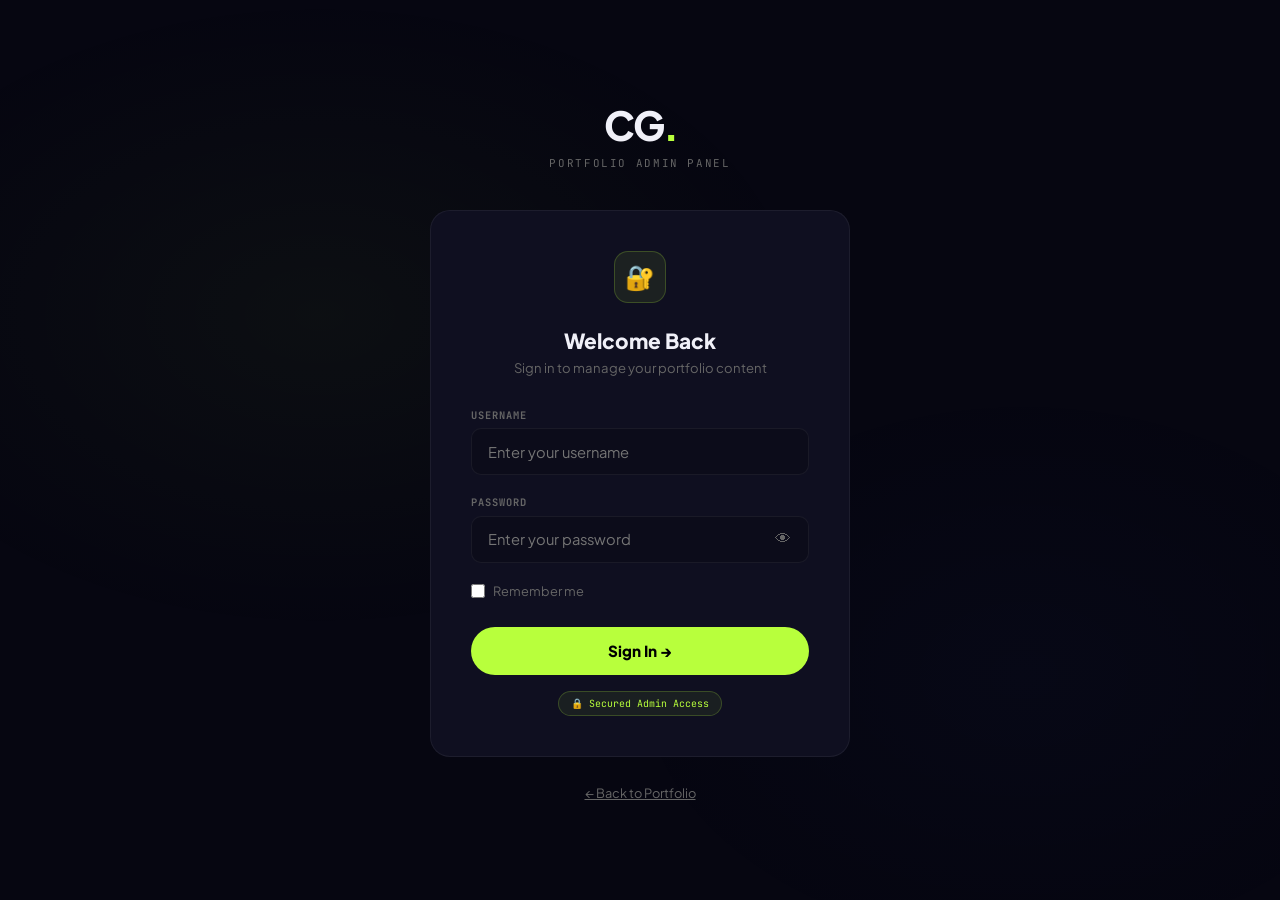
<file: admin/index.html>
<!DOCTYPE html>
<html lang="en">
<head>
<meta charset="UTF-8"/>
<meta name="viewport" content="width=device-width,initial-scale=1.0"/>
<title>Admin Panel — Chandru Govindaraj</title>
<link rel="preconnect" href="https://fonts.googleapis.com"/>
<link href="https://fonts.googleapis.com/css2?family=Plus+Jakarta+Sans:wght@400;500;600;700;800;900&family=JetBrains+Mono:wght@400;700&display=swap" rel="stylesheet"/>
<style>
/* ═══ TOKENS ═══ */
:root{
  --bg:#060611;--bg2:#0c0c1a;--bg3:#101020;
  --card:#0f0f20;--cardh:#161628;
  --acc:#b8ff3c;--acc2:#95d420;
  --txt:#f0f0f8;--muted:#666680;
  --bdr:rgba(255,255,255,0.06);--bdra:rgba(184,255,60,0.2);
  --r:14px;--rs:10px;
  --ease:cubic-bezier(.4,0,.2,1);--T:.28s;
  --f1:'Plus Jakarta Sans',sans-serif;--f2:'JetBrains Mono',monospace;
}
*{box-sizing:border-box;margin:0;padding:0}
body{background:var(--bg);color:var(--txt);font-family:var(--f1);-webkit-font-smoothing:antialiased;min-height:100vh;}
a{text-decoration:none;color:inherit;}
button{font-family:var(--f1);cursor:pointer;}
::selection{background:var(--acc);color:#000;}

/* ═══ LAYOUT ═══ */
.layout{display:grid;grid-template-columns:260px 1fr;min-height:100vh;}

/* ═══ SIDEBAR ═══ */
.sidebar{
  background:var(--bg2);border-right:1px solid var(--bdr);
  display:flex;flex-direction:column;
  position:sticky;top:0;height:100vh;overflow-y:auto;
  transition:transform var(--T) var(--ease);
  z-index:200;
}
.sb-brand{
  display:flex;align-items:center;gap:.75rem;
  padding:1.35rem 1.25rem;border-bottom:1px solid var(--bdr);flex-shrink:0;
}
.sb-logo{font-size:1.3rem;font-weight:900;letter-spacing:-1px;}
.sb-logo span{color:var(--acc);}
.sb-tag{font-family:var(--f2);font-size:.6rem;color:var(--muted);letter-spacing:.1em;text-transform:uppercase;margin-left:.25rem;}
.sb-x{display:none;margin-left:auto;background:none;border:none;color:var(--muted);font-size:1.1rem;}
.sb-nav{padding:.75rem;flex:1;display:flex;flex-direction:column;gap:.2rem;}
.sb-item{
  display:flex;align-items:center;gap:.75rem;width:100%;
  padding:.82rem 1rem;border-radius:var(--rs);
  background:none;border:none;color:var(--muted);
  font-size:.875rem;font-weight:500;text-align:left;
  transition:background var(--T),color var(--T),border-color var(--T);
}
.sb-item:hover{background:var(--card);color:var(--txt);}
.sb-item.on{background:rgba(184,255,60,0.08);color:var(--acc);border:1px solid var(--bdra);}
.sb-footer{padding:1rem 1.25rem;border-top:1px solid var(--bdr);display:flex;flex-direction:column;gap:.35rem;flex-shrink:0;}
.sb-foot-btn{
  display:flex;align-items:center;gap:.5rem;
  padding:.58rem .85rem;border-radius:var(--rs);
  background:none;border:none;color:var(--muted);
  font-size:.8rem;text-align:left;font-family:var(--f1);
  transition:background var(--T),color var(--T);text-decoration:none;
}
.sb-foot-btn:hover{background:var(--card);color:var(--txt);}
.sb-foot-btn.red:hover{color:#ff7070;background:rgba(255,70,70,.07);}

/* ═══ MAIN ═══ */
.main{display:flex;flex-direction:column;min-height:100vh;}

/* ═══ TOPBAR ═══ */
.topbar{
  display:flex;align-items:center;gap:1rem;
  padding:.95rem 2rem;background:var(--bg2);
  border-bottom:1px solid var(--bdr);
  position:sticky;top:0;z-index:50;flex-shrink:0;
}
.tb-burger{display:none;background:none;border:none;color:var(--txt);font-size:1.3rem;}
.tb-title{font-size:1rem;font-weight:700;flex:1;}
.tb-right{display:flex;align-items:center;gap:1rem;}
.saved-lbl{font-family:var(--f2);font-size:.7rem;color:var(--acc);opacity:0;transition:opacity .3s;}
.saved-lbl.on{opacity:1;}
.btn-save{
  padding:.55rem 1.35rem;background:var(--acc);color:#000;
  font-size:.82rem;font-weight:800;border:none;border-radius:50px;
  transition:transform var(--T),box-shadow var(--T);
}
.btn-save:hover{transform:translateY(-2px);box-shadow:0 8px 24px rgba(184,255,60,.22);}

/* ═══ TABS ═══ */
.tab{display:none;padding:2rem;animation:tabIn .3s var(--ease);}
.tab.on{display:block;}
@keyframes tabIn{from{opacity:0;transform:translateY(10px)}to{opacity:1;transform:none}}
.tab-title{font-size:1.15rem;font-weight:800;margin-bottom:1.5rem;}
.tab-row{display:flex;align-items:center;justify-content:space-between;margin-bottom:1.5rem;}
.tab-row .tab-title{margin-bottom:0;}

/* ═══ CARDS ═══ */
.panel{
  background:var(--card);border:1px solid var(--bdr);
  border-radius:var(--r);padding:1.75rem;margin-bottom:1.5rem;
}

/* ═══ FORMS ═══ */
.fgrid{display:grid;grid-template-columns:1fr 1fr;gap:1.1rem;}
.fg{display:flex;flex-direction:column;gap:.42rem;}
.fg.full{grid-column:1/-1;}
.fg label{font-family:var(--f2);font-size:.65rem;font-weight:700;color:var(--muted);text-transform:uppercase;letter-spacing:.08em;}
.fg input,.fg textarea,.fg select{
  background:var(--bg2);border:1.5px solid var(--bdr);
  border-radius:var(--rs);padding:.78rem 1rem;
  color:var(--txt);font-family:var(--f1);font-size:.88rem;
  outline:none;resize:vertical;
  transition:border-color var(--T),box-shadow var(--T);
}
.fg input:focus,.fg textarea:focus,.fg select:focus{
  border-color:var(--acc);box-shadow:0 0 0 3px rgba(184,255,60,0.07);
}

/* ═══ ADD BUTTON ═══ */
.btn-add{
  padding:.5rem 1.1rem;background:rgba(184,255,60,0.07);
  border:1px solid var(--bdra);border-radius:50px;
  color:var(--acc);font-size:.82rem;font-weight:700;
  transition:background var(--T),color var(--T);
}
.btn-add:hover{background:var(--acc);color:#000;}

/* ═══ ITEM LIST ═══ */
.ilist{display:flex;flex-direction:column;gap:.85rem;}
.icard{
  background:var(--card);border:1px solid var(--bdr);
  border-radius:var(--r);overflow:hidden;
  transition:border-color var(--T);
}
.icard:hover{border-color:var(--bdra);}
.icard-head{
  display:flex;align-items:center;gap:.85rem;
  padding:1rem 1.25rem;cursor:pointer;user-select:none;
  transition:background var(--T);
}
.icard-head:hover{background:var(--cardh);}
.ic-emoji{font-size:1.5rem;flex-shrink:0;}
.ic-label{font-size:.92rem;font-weight:600;flex:1;min-width:0;overflow:hidden;text-overflow:ellipsis;white-space:nowrap;}
.ic-meta{font-size:.72rem;color:var(--muted);white-space:nowrap;margin-right:.5rem;}
.ic-chev{color:var(--muted);font-size:.8rem;transition:transform var(--T);flex-shrink:0;}
.ic-chev.open{transform:rotate(180deg);}
.ic-del{
  padding:.3rem .7rem;background:none;border:1px solid transparent;
  border-radius:6px;font-size:.72rem;color:var(--muted);flex-shrink:0;
  transition:border-color var(--T),color var(--T);
}
.ic-del:hover{border-color:#ff7070;color:#ff7070;}
.icard-body{
  display:none;padding:0 1.25rem 1.25rem;
  border-top:1px solid var(--bdr);
}
.icard-body.open{display:block;}
.icard-body .fgrid{margin-top:1.15rem;}
.rng-row{display:flex;align-items:center;gap:.85rem;}
.rng-row input[type=range]{flex:1;accent-color:var(--acc);}
.rng-val{font-family:var(--f2);font-size:.8rem;font-weight:700;color:var(--acc);width:38px;text-align:right;}

/* ═══ PASSWORD PANEL ═══ */
.pw-info{font-size:.82rem;color:var(--muted);margin-bottom:1.25rem;line-height:1.6;}

/* ═══ TOAST ═══ */
.toast{
  position:fixed;bottom:2rem;right:2rem;
  background:var(--acc);color:#000;
  padding:.8rem 1.5rem;border-radius:50px;
  font-size:.88rem;font-weight:700;
  opacity:0;transform:translateY(16px);
  transition:.3s ease;pointer-events:none;z-index:999;
}
.toast.on{opacity:1;transform:translateY(0);}

/* ═══ RESPONSIVE ═══ */
@media(max-width:768px){
  .layout{grid-template-columns:1fr;}
  .sidebar{
    position:fixed;left:-280px;top:0;bottom:0;width:260px;
    box-shadow:0 0 40px rgba(0,0,0,.6);
  }
  .sidebar.open{left:0;}
  .sb-x{display:block;}
  .tb-burger{display:block;}
  .tab{padding:1.25rem;}
  .fgrid{grid-template-columns:1fr;}
  .fg.full{grid-column:1;}
}
</style>
</head>
<body>

<!-- AUTH GUARD - simple, no loop -->
<script>
(function(){
  var ok = sessionStorage.getItem("cg_auth")==="1" || localStorage.getItem("cg_auth_persist")==="1";
  if(!ok){ window.location.replace("login.html"); }
})();
</script>

<div class="layout">

  <!-- SIDEBAR -->
  <aside class="sidebar" id="sb">
    <div class="sb-brand">
      <div>
        <div class="sb-logo">CG<span>.</span><span class="sb-tag">Admin</span></div>
      </div>
      <button class="sb-x" id="sbX">✕</button>
    </div>
    <nav class="sb-nav">
      <button class="sb-item on" data-tab="profile">👤&nbsp; Profile</button>
      <button class="sb-item"    data-tab="skills" >⚡&nbsp; Skills</button>
      <button class="sb-item"    data-tab="projects">🚀&nbsp; Projects</button>
      <button class="sb-item"    data-tab="certs"  >📜&nbsp; Certifications</button>
      <button class="sb-item"    data-tab="passwd" >🔑&nbsp; Change Password</button>
    </nav>
    <div class="sb-footer">
      <a href="../index.html" target="_blank" class="sb-foot-btn">↗&nbsp; View Live Site</a>
      <button class="sb-foot-btn red" id="logoutBtn">⎋&nbsp; Logout</button>
      <button class="sb-foot-btn red" id="resetBtn" >↺&nbsp; Reset to Defaults</button>
    </div>
  </aside>

  <!-- MAIN -->
  <main class="main">

    <!-- TOPBAR -->
    <div class="topbar">
      <button class="tb-burger" id="tbBurger">☰</button>
      <div class="tb-title" id="tbTitle">Profile</div>
      <div class="tb-right">
        <span class="saved-lbl" id="savedLbl">✓ Saved!</span>
        <button class="btn-save" onclick="saveAll()">Save Changes</button>
      </div>
    </div>

    <!-- ── PROFILE TAB ── -->
    <div class="tab on" id="tab-profile">
      <div class="tab-title">Profile Information</div>
      <div class="panel">
        <div class="fgrid">
          <div class="fg"><label>Full Name</label><input id="pName" type="text" placeholder="Chandru Govindaraj"/></div>
          <div class="fg"><label>Short Title</label><input id="pTitle" type="text" placeholder="ECE Engineer · IoT Builder"/></div>
          <div class="fg full"><label>Bio / Tagline</label><textarea id="pBio" rows="3" placeholder="Describe yourself..."></textarea></div>
          <div class="fg"><label>Email</label><input id="pEmail" type="email" placeholder="your@email.com"/></div>
          <div class="fg"><label>Phone</label><input id="pPhone" type="text" placeholder="+91 93459 88466"/></div>
          <div class="fg"><label>LinkedIn Username</label><input id="pLinkedin" type="text" placeholder="chandru-govindaraj-843799256"/></div>
          <div class="fg"><label>Blog URL</label><input id="pBlog" type="url" placeholder="https://..."/></div>
          <div class="fg"><label>Location</label><input id="pLocation" type="text" placeholder="Dharmapuri, Tamil Nadu"/></div>
          <div class="fg full"><label>Full Address</label><textarea id="pAddress" rows="2" placeholder="Street, City, State, PIN"></textarea></div>
        </div>
      </div>
    </div>

    <!-- ── SKILLS TAB ── -->
    <div class="tab" id="tab-skills">
      <div class="tab-row">
        <div class="tab-title">Skills</div>
        <button class="btn-add" onclick="addSkill()">+ Add Skill</button>
      </div>
      <div class="ilist" id="skillsList"></div>
    </div>

    <!-- ── PROJECTS TAB ── -->
    <div class="tab" id="tab-projects">
      <div class="tab-row">
        <div class="tab-title">Projects</div>
        <button class="btn-add" onclick="addProject()">+ Add Project</button>
      </div>
      <div class="ilist" id="projectsList"></div>
    </div>

    <!-- ── CERTS TAB ── -->
    <div class="tab" id="tab-certs">
      <div class="tab-row">
        <div class="tab-title">Certifications &amp; Events</div>
        <button class="btn-add" onclick="addCert()">+ Add Certification</button>
      </div>
      <div class="ilist" id="certsList"></div>
    </div>

    <!-- ── PASSWORD TAB ── -->
    <div class="tab" id="tab-passwd">
      <div class="tab-title">Change Admin Credentials</div>
      <div class="panel">
        <p class="pw-info">Update your admin username and password. After saving, use the new credentials next time you log in.</p>
        <div class="fgrid">
          <div class="fg"><label>New Username</label><input id="newU" type="text" placeholder="admin"/></div>
          <div class="fg"><label>New Password</label><input id="newP" type="password" placeholder="••••••••"/></div>
          <div class="fg"><label>Confirm Password</label><input id="newP2" type="password" placeholder="••••••••"/></div>
          <div class="fg" style="justify-content:flex-end;padding-top:1rem;">
            <button class="btn-save" style="width:fit-content" onclick="changePw()">Update Credentials</button>
          </div>
        </div>
      </div>
    </div>

  </main>
</div>

<div class="toast" id="toast"></div>

<script>
/* ════════════════════════════════════
   DATA
════════════════════════════════════ */
const DEFAULT = {
  profile:{
    name:"Chandru Govindaraj",title:"ECE Engineer · IoT Builder · Innovator",
    bio:"Final-year ECE student at United Institute of Technology, Coimbatore — building smart embedded systems, IoT solutions & creative tech.",
    email:"thekingmakerchandru@gmail.com",phone:"9345988466",
    linkedin:"chandru-govindaraj-843799256",
    blog:"https://chandrugembeddedprojects.blogspot.com",
    location:"Dharmapuri, Tamil Nadu",
    address:"2/181, Gundalapatti (village), Hale Dharmapuri (post), Dharmapuri – 636701"
  },
  skills:[
    {icon:"🐍",name:"Python",level:"Basic",pct:35},
    {icon:"💻",name:"C Programming",level:"Basic",pct:40},
    {icon:"🔌",name:"Embedded Systems",level:"Pursuing",pct:58},
    {icon:"📡",name:"IoT Systems",level:"Intermediate",pct:62},
    {icon:"🧠",name:"CNN / AI",level:"Exposure",pct:30},
    {icon:"🎨",name:"Design & Creativity",level:"Passionate",pct:78},
    {icon:"📣",name:"Communication",level:"Strong",pct:82},
    {icon:"🚀",name:"Product Thinking",level:"Strong",pct:72},
    {icon:"⚡",name:"Circuit Design",level:"Intermediate",pct:55},
    {icon:"📊",name:"Marketing",level:"Interested",pct:60}
  ],
  projects:[
    {emoji:"👶",bg:"linear-gradient(135deg,#0f1a2e,#0a1520)",tag:"Final Year Project · 2026",title:"Smart Baby Incubator",desc:"IoT-powered neonatal incubator with real-time monitoring of temperature, humidity & SpO₂ — designed for rural healthcare settings with remote doctor alerts.",link:"https://chandrugembeddedprojects.blogspot.com/2026/05/smart-baby-incubator-monitoring-and.html",github:""},
    {emoji:"❤️",bg:"linear-gradient(135deg,#1e0a0a,#180808)",tag:"Mini Project · 2025",title:"Portable IoT ECG Monitor",desc:"Cloud-connected portable ECG that captures heart data, transmits remotely, and enables real-time diagnosis by physicians from anywhere.",link:"https://chandrugembeddedprojects.blogspot.com/2026/03/portable-iot-based-ecg-monitoring.html",github:""},
    {emoji:"☀️",bg:"linear-gradient(135deg,#1a1500,#120f00)",tag:"Mini Project · 2025",title:"Solar Charger Circuit",desc:"Renewable energy harvesting circuit built from scratch — demonstrating solar charging, efficient charge management and battery protection.",link:"https://chandrugembeddedprojects.blogspot.com/2026/03/solar-charger-with-basic-electronics.html",github:""},
    {emoji:"🌱",bg:"linear-gradient(135deg,#081a08,#051205)",tag:"Intl. Conference · ICEICST 2025",title:"Smart Irrigation via CNN",desc:"CNN-based smart irrigation that uses computer vision to detect crop health and auto-optimize water usage. Presented at ICEICST 2025.",link:"",github:""}
  ],
  certs:[
    {icon:"📜",name:"NPTEL – Soft Skills & Personality Development",body:"National Programme on Technology Enhanced Learning (IITs)",year:"2023"},
    {icon:"🤖",name:"NPTEL – Automation in Manufacturing",body:"National Programme on Technology Enhanced Learning (IITs)",year:"2025"},
    {icon:"🌍",name:"International Conference – ICEICST 2025",body:"Presented: Smart Irrigation System Using CNN",year:"2025"},
    {icon:"🏭",name:"Twin Booster Panel Assembly Training",body:"Spares Factory Company — Industrial Training",year:"2024"},
    {icon:"💡",name:"Entrepreneurship Development Program",body:"Student Entrepreneur Workshop",year:"2024"}
  ]
};

function loadD(){try{const s=localStorage.getItem("cgpf");return s?JSON.parse(s):JSON.parse(JSON.stringify(DEFAULT));}catch(e){return JSON.parse(JSON.stringify(DEFAULT));}}
function saveD(d){localStorage.setItem("cgpf",JSON.stringify(d));}

let D = loadD();

/* ════════════════════════════════════
   UI HELPERS
════════════════════════════════════ */
function toast(msg){
  const t=document.getElementById("toast");
  t.textContent=msg;t.classList.add("on");
  setTimeout(()=>t.classList.remove("on"),2500);
}
function showSaved(){
  const s=document.getElementById("savedLbl");
  s.classList.add("on");setTimeout(()=>s.classList.remove("on"),2000);
}

/* ════════════════════════════════════
   TABS
════════════════════════════════════ */
const tabNames = {profile:"Profile",skills:"Skills",projects:"Projects",certs:"Certifications",passwd:"Change Password"};
document.querySelectorAll(".sb-item").forEach(btn=>{
  btn.addEventListener("click",()=>{
    document.querySelectorAll(".sb-item").forEach(b=>b.classList.remove("on"));
    document.querySelectorAll(".tab").forEach(t=>t.classList.remove("on"));
    btn.classList.add("on");
    document.getElementById("tab-"+btn.dataset.tab).classList.add("on");
    document.getElementById("tbTitle").textContent = tabNames[btn.dataset.tab]||"";
    closeSB();
  });
});

/* ════════════════════════════════════
   SIDEBAR MOBILE
════════════════════════════════════ */
const sb=document.getElementById("sb");
document.getElementById("tbBurger").addEventListener("click",()=>sb.classList.add("open"));
document.getElementById("sbX").addEventListener("click",closeSB);
function closeSB(){sb.classList.remove("open");}

/* ════════════════════════════════════
   LOGOUT
════════════════════════════════════ */
document.getElementById("logoutBtn").addEventListener("click",()=>{
  sessionStorage.removeItem("cg_auth");
  localStorage.removeItem("cg_auth_persist");
  window.location.replace("login.html");
});

/* ════════════════════════════════════
   RESET
════════════════════════════════════ */
document.getElementById("resetBtn").addEventListener("click",()=>{
  if(!confirm("Reset ALL portfolio data to defaults? This cannot be undone.")) return;
  D = JSON.parse(JSON.stringify(DEFAULT));
  saveD(D);
  loadProfile();renderSkills();renderProjects();renderCerts();
  toast("↺ Reset to defaults!");
});

/* ════════════════════════════════════
   SAVE ALL (Ctrl+S)
════════════════════════════════════ */
function saveAll(){
  collectProfile();
  saveD(D);
  showSaved();
  toast("✓ Portfolio saved! Changes are live.");
}
document.addEventListener("keydown",e=>{
  if((e.ctrlKey||e.metaKey)&&e.key==="s"){e.preventDefault();saveAll();}
});

/* ════════════════════════════════════
   PROFILE
════════════════════════════════════ */
function loadProfile(){
  const p=D.profile;
  document.getElementById("pName").value     = p.name||"";
  document.getElementById("pTitle").value    = p.title||"";
  document.getElementById("pBio").value      = p.bio||"";
  document.getElementById("pEmail").value    = p.email||"";
  document.getElementById("pPhone").value    = p.phone||"";
  document.getElementById("pLinkedin").value = p.linkedin||"";
  document.getElementById("pBlog").value     = p.blog||"";
  document.getElementById("pLocation").value = p.location||"";
  document.getElementById("pAddress").value  = p.address||"";
}
function collectProfile(){
  D.profile={
    name:     document.getElementById("pName").value,
    title:    document.getElementById("pTitle").value,
    bio:      document.getElementById("pBio").value,
    email:    document.getElementById("pEmail").value,
    phone:    document.getElementById("pPhone").value,
    linkedin: document.getElementById("pLinkedin").value,
    blog:     document.getElementById("pBlog").value,
    location: document.getElementById("pLocation").value,
    address:  document.getElementById("pAddress").value,
  };
}

/* ════════════════════════════════════
   CHANGE PASSWORD
════════════════════════════════════ */
function changePw(){
  const u=document.getElementById("newU").value.trim();
  const p=document.getElementById("newP").value;
  const p2=document.getElementById("newP2").value;
  if(!u||!p){toast("⚠ Enter username and password.");return;}
  if(p!==p2){toast("⚠ Passwords do not match.");return;}
  if(p.length<6){toast("⚠ Password must be at least 6 characters.");return;}
  localStorage.setItem("cg_cu",u);
  localStorage.setItem("cg_cp",p);
  document.getElementById("newU").value="";
  document.getElementById("newP").value="";
  document.getElementById("newP2").value="";
  toast("✓ Credentials updated! Use them on next login.");
}

/* ════════════════════════════════════
   TOGGLE EXPAND
════════════════════════════════════ */
function tog(bodyId,chevId){
  const b=document.getElementById(bodyId);
  const c=document.getElementById(chevId);
  if(!b)return;
  b.classList.toggle("open");
  if(c)c.classList.toggle("open");
}

/* ════════════════════════════════════
   SKILLS
════════════════════════════════════ */
function renderSkills(){
  document.getElementById("skillsList").innerHTML=D.skills.map((s,i)=>`
    <div class="icard">
      <div class="icard-head" onclick="tog('skb${i}','skc${i}')">
        <div class="ic-emoji">${s.icon}</div>
        <div class="ic-label">${s.name}</div>
        <div class="ic-meta">${s.level} · ${s.pct}%</div>
        <span class="ic-chev" id="skc${i}">▼</span>
        <button class="ic-del" onclick="event.stopPropagation();delSkill(${i})">Delete</button>
      </div>
      <div class="icard-body" id="skb${i}">
        <div class="fgrid">
          <div class="fg"><label>Icon (Emoji)</label><input type="text" value="${s.icon}" oninput="D.skills[${i}].icon=this.value"/></div>
          <div class="fg"><label>Skill Name</label><input type="text" value="${s.name}" oninput="D.skills[${i}].name=this.value"/></div>
          <div class="fg"><label>Level Label</label><input type="text" value="${s.level}" placeholder="e.g. Intermediate" oninput="D.skills[${i}].level=this.value"/></div>
          <div class="fg">
            <label>Proficiency — <span id="spv${i}">${s.pct}%</span></label>
            <div class="rng-row">
              <input type="range" min="0" max="100" value="${s.pct}" oninput="D.skills[${i}].pct=+this.value;document.getElementById('spv${i}').textContent=this.value+'%'"/>
              <span class="rng-val" id="srv${i}">${s.pct}%</span>
            </div>
          </div>
        </div>
      </div>
    </div>`).join("");
}
function delSkill(i){if(!confirm("Delete this skill?"))return;D.skills.splice(i,1);renderSkills();}
function addSkill(){
  D.skills.push({icon:"⭐",name:"New Skill",level:"Beginner",pct:50});
  renderSkills();
  const all=document.querySelectorAll("#skillsList .icard");
  const last=all[all.length-1];
  if(last){last.scrollIntoView({behavior:"smooth"});setTimeout(()=>tog(`skb${D.skills.length-1}`,`skc${D.skills.length-1}`),200);}
}

/* ════════════════════════════════════
   PROJECTS
════════════════════════════════════ */
function renderProjects(){
  document.getElementById("projectsList").innerHTML=D.projects.map((p,i)=>`
    <div class="icard">
      <div class="icard-head" onclick="tog('pjb${i}','pjc${i}')">
        <div class="ic-emoji">${p.emoji}</div>
        <div class="ic-label">${p.title}</div>
        <div class="ic-meta">${(p.tag||"").substring(0,26)}…</div>
        <span class="ic-chev" id="pjc${i}">▼</span>
        <button class="ic-del" onclick="event.stopPropagation();delProject(${i})">Delete</button>
      </div>
      <div class="icard-body" id="pjb${i}">
        <div class="fgrid">
          <div class="fg"><label>Emoji Icon</label><input type="text" value="${p.emoji}" oninput="D.projects[${i}].emoji=this.value"/></div>
          <div class="fg"><label>Tag / Category</label><input type="text" value="${p.tag}" oninput="D.projects[${i}].tag=this.value"/></div>
          <div class="fg full"><label>Project Title</label><input type="text" value="${p.title}" oninput="D.projects[${i}].title=this.value"/></div>
          <div class="fg full"><label>Description</label><textarea rows="3" oninput="D.projects[${i}].desc=this.value">${p.desc}</textarea></div>
          <div class="fg"><label>Live / Blog URL</label><input type="url" value="${p.link}" placeholder="https://..." oninput="D.projects[${i}].link=this.value"/></div>
          <div class="fg"><label>GitHub URL</label><input type="url" value="${p.github}" placeholder="https://github.com/..." oninput="D.projects[${i}].github=this.value"/></div>
          <div class="fg full"><label>Thumbnail Gradient (CSS)</label><input type="text" value="${p.bg}" placeholder="linear-gradient(...)" oninput="D.projects[${i}].bg=this.value"/></div>
        </div>
      </div>
    </div>`).join("");
}
function delProject(i){if(!confirm("Delete this project?"))return;D.projects.splice(i,1);renderProjects();}
function addProject(){
  D.projects.push({emoji:"🔧",bg:"linear-gradient(135deg,#0f1a2e,#0a1520)",tag:"Project · "+new Date().getFullYear(),title:"New Project",desc:"Describe your project here.",link:"",github:""});
  renderProjects();
  const all=document.querySelectorAll("#projectsList .icard");
  const last=all[all.length-1];
  if(last){last.scrollIntoView({behavior:"smooth"});setTimeout(()=>tog(`pjb${D.projects.length-1}`,`pjc${D.projects.length-1}`),200);}
}

/* ════════════════════════════════════
   CERTIFICATIONS
════════════════════════════════════ */
function renderCerts(){
  document.getElementById("certsList").innerHTML=D.certs.map((c,i)=>`
    <div class="icard">
      <div class="icard-head" onclick="tog('ctb${i}','ctc${i}')">
        <div class="ic-emoji">${c.icon}</div>
        <div class="ic-label">${c.name}</div>
        <div class="ic-meta">${c.year}</div>
        <span class="ic-chev" id="ctc${i}">▼</span>
        <button class="ic-del" onclick="event.stopPropagation();delCert(${i})">Delete</button>
      </div>
      <div class="icard-body" id="ctb${i}">
        <div class="fgrid">
          <div class="fg"><label>Icon (Emoji)</label><input type="text" value="${c.icon}" oninput="D.certs[${i}].icon=this.value"/></div>
          <div class="fg"><label>Year</label><input type="text" value="${c.year}" oninput="D.certs[${i}].year=this.value"/></div>
          <div class="fg full"><label>Certificate / Event Name</label><input type="text" value="${c.name}" oninput="D.certs[${i}].name=this.value"/></div>
          <div class="fg full"><label>Issuing Body / Description</label><input type="text" value="${c.body}" oninput="D.certs[${i}].body=this.value"/></div>
        </div>
      </div>
    </div>`).join("");
}
function delCert(i){if(!confirm("Delete this certification?"))return;D.certs.splice(i,1);renderCerts();}
function addCert(){
  D.certs.push({icon:"📜",name:"New Certification",body:"Issuing Organization",year:new Date().getFullYear().toString()});
  renderCerts();
  const all=document.querySelectorAll("#certsList .icard");
  const last=all[all.length-1];
  if(last){last.scrollIntoView({behavior:"smooth"});setTimeout(()=>tog(`ctb${D.certs.length-1}`,`ctc${D.certs.length-1}`),200);}
}

/* ════════════════════════════════════
   INIT
════════════════════════════════════ */
loadProfile();
renderSkills();
renderProjects();
renderCerts();
</script>
</body>
</html>
</file>
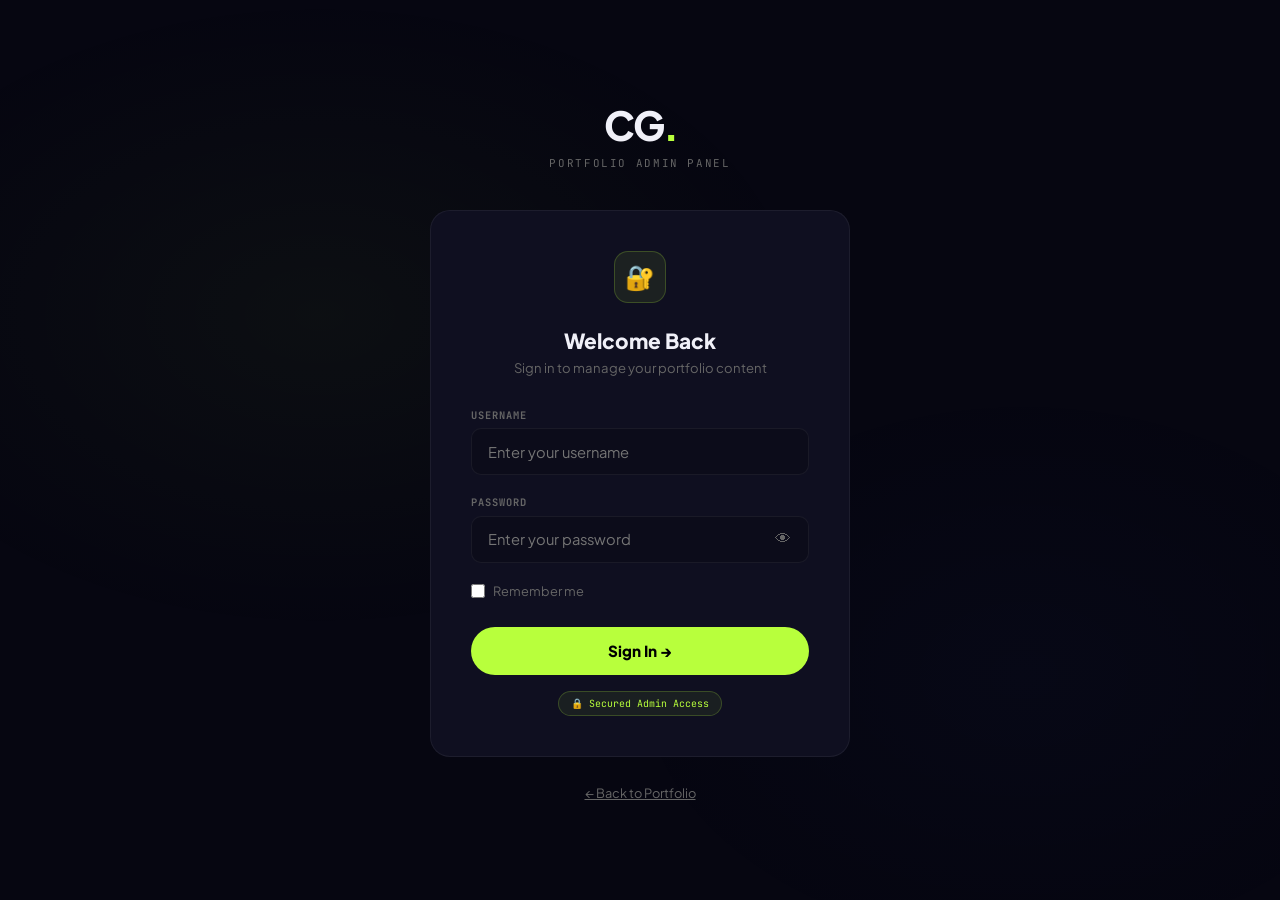
<file: admin/login.html>
<!DOCTYPE html>
<html lang="en">
<head>
<meta charset="UTF-8"/>
<meta name="viewport" content="width=device-width,initial-scale=1.0"/>
<title>Admin Login — Chandru Govindaraj</title>
<link rel="preconnect" href="https://fonts.googleapis.com"/>
<link href="https://fonts.googleapis.com/css2?family=Plus+Jakarta+Sans:wght@400;500;600;700;800;900&family=JetBrains+Mono:wght@400;700&display=swap" rel="stylesheet"/>
<style>
:root{
  --bg:#060611;--bg2:#0c0c1a;--card:#0f0f20;
  --acc:#b8ff3c;--txt:#f0f0f8;--muted:#666;
  --bdr:rgba(255,255,255,0.06);--bdra:rgba(184,255,60,0.2);
  --f1:'Plus Jakarta Sans',sans-serif;--f2:'JetBrains Mono',monospace;
}
*{box-sizing:border-box;margin:0;padding:0}
html,body{height:100%}
body{
  background:var(--bg);color:var(--txt);font-family:var(--f1);
  display:flex;align-items:center;justify-content:center;
  min-height:100vh;padding:2rem;-webkit-font-smoothing:antialiased;
}
body::before{
  content:'';position:fixed;inset:0;pointer-events:none;
  background:
    radial-gradient(ellipse 60% 55% at 25% 35%,rgba(184,255,60,0.04) 0%,transparent 65%),
    radial-gradient(ellipse 50% 50% at 80% 75%,rgba(80,130,255,0.025) 0%,transparent 65%);
}
.wrap{width:100%;max-width:420px;position:relative;z-index:1;animation:fadeIn .5s ease both;}
@keyframes fadeIn{from{opacity:0;transform:translateY(16px)}to{opacity:1;transform:none}}
.brand{text-align:center;margin-bottom:2.5rem;}
.brand-logo{font-size:2.5rem;font-weight:900;letter-spacing:-2px;margin-bottom:.35rem;}
.brand-logo span{color:var(--acc);}
.brand-sub{font-family:var(--f2);font-size:.68rem;color:var(--muted);letter-spacing:.15em;text-transform:uppercase;}
.card{
  background:var(--card);border:1px solid var(--bdr);
  border-radius:20px;padding:2.5rem;
}
.card-icon{
  width:52px;height:52px;background:rgba(184,255,60,0.08);border:1px solid var(--bdra);
  border-radius:14px;display:flex;align-items:center;justify-content:center;
  font-size:1.5rem;margin:0 auto 1.5rem;
}
.card h2{font-size:1.3rem;font-weight:800;margin-bottom:.3rem;text-align:center;}
.card p{font-size:.82rem;color:var(--muted);text-align:center;margin-bottom:2rem;}
.fg{display:flex;flex-direction:column;gap:.4rem;margin-bottom:1.25rem;}
.fg label{font-family:var(--f2);font-size:.65rem;font-weight:700;color:var(--muted);text-transform:uppercase;letter-spacing:.1em;}
.inp-wrap{position:relative;}
.fg input{
  width:100%;background:var(--bg2);border:1.5px solid var(--bdr);
  border-radius:10px;padding:.85rem 1rem;color:var(--txt);
  font-family:var(--f1);font-size:.92rem;outline:none;
  transition:border-color .25s,box-shadow .25s;
}
.fg input:focus{border-color:var(--acc);box-shadow:0 0 0 3px rgba(184,255,60,0.07);}
.eye-btn{
  position:absolute;right:.9rem;top:50%;transform:translateY(-50%);
  background:none;border:none;color:var(--muted);cursor:pointer;
  font-size:1rem;transition:color .2s;padding:4px;
}
.eye-btn:hover{color:var(--txt);}
.row{display:flex;align-items:center;justify-content:space-between;margin-bottom:1.75rem;}
.rem{display:flex;align-items:center;gap:.5rem;cursor:pointer;font-size:.8rem;color:var(--muted);}
.rem input[type=checkbox]{accent-color:var(--acc);width:14px;height:14px;}
.btn-login{
  width:100%;padding:.92rem;background:var(--acc);color:#000;
  font-family:var(--f1);font-size:.95rem;font-weight:800;
  border:none;border-radius:50px;cursor:pointer;
  position:relative;overflow:hidden;
  transition:transform .25s,box-shadow .25s;
}
.btn-login::before{
  content:'';position:absolute;inset:0;background:rgba(255,255,255,.25);
  transform:translateX(-110%) skewX(-18deg);transition:transform .5s;
}
.btn-login:hover::before{transform:translateX(110%) skewX(-18deg);}
.btn-login:hover{transform:translateY(-2px);box-shadow:0 12px 32px rgba(184,255,60,.25);}
.btn-login:disabled{opacity:.6;transform:none;cursor:not-allowed;}
.err{
  margin-top:1rem;padding:.75rem 1rem;
  background:rgba(255,70,70,.07);border:1px solid rgba(255,70,70,.2);
  border-radius:8px;font-size:.82rem;color:#ff7777;display:none;
}
.err.show{display:block;}
.back{display:block;text-align:center;margin-top:1.75rem;font-size:.8rem;color:var(--muted);transition:color .2s;}
.back:hover{color:var(--acc);}
.lock-badge{
  display:inline-flex;align-items:center;gap:.4rem;
  padding:.3rem .75rem;background:rgba(184,255,60,0.07);border:1px solid var(--bdra);
  border-radius:50px;font-family:var(--f2);font-size:.62rem;color:var(--acc);
  margin:1rem auto 0;width:fit-content;display:flex;
}
</style>
</head>
<body>

<div class="wrap">
  <div class="brand">
    <div class="brand-logo">CG<span>.</span></div>
    <div class="brand-sub">Portfolio Admin Panel</div>
  </div>

  <div class="card">
    <div class="card-icon">🔐</div>
    <h2>Welcome Back</h2>
    <p>Sign in to manage your portfolio content</p>

    <form id="lForm" onsubmit="doLogin(event)">
      <div class="fg">
        <label>Username</label>
        <input type="text" id="uname" placeholder="Enter your username" autocomplete="username" required/>
      </div>
      <div class="fg">
        <label>Password</label>
        <div class="inp-wrap">
          <input type="password" id="pw" placeholder="Enter your password" autocomplete="current-password" required/>
          <button type="button" class="eye-btn" id="eyeBtn" onclick="toggleEye()">👁</button>
        </div>
      </div>
      <div class="row">
        <label class="rem"><input type="checkbox" id="remMe"/> Remember me</label>
      </div>
      <button type="submit" class="btn-login" id="lBtn">Sign In →</button>
      <div class="err" id="errDiv">⚠ Incorrect username or password. Please try again.</div>
    </form>

    <div class="lock-badge">🔒 Secured Admin Access</div>
  </div>
  <a href="../index.html" class="back">← Back to Portfolio</a>
</div>

<script>
// ── CREDENTIALS ──
// Default: admin / Chandru@2004
// Can be changed from admin panel
function getCreds(){
  return {
    u: localStorage.getItem("cg_cu") || "admin",
    p: localStorage.getItem("cg_cp") || "Chandru@2004"
  };
}

// ── CHECK IF ALREADY LOGGED IN ──
// Only redirect to admin if explicitly logged in (not on every visit)
(function(){
  const session = sessionStorage.getItem("cg_auth");
  const persist = localStorage.getItem("cg_auth_persist");
  if(session === "1" || persist === "1"){
    window.location.replace("index.html");
  }
})();

// ── LOGIN ──
function doLogin(e){
  e.preventDefault();
  const btn = document.getElementById("lBtn");
  const err = document.getElementById("errDiv");
  const u   = document.getElementById("uname").value.trim();
  const p   = document.getElementById("pw").value;
  const rem = document.getElementById("remMe").checked;
  const c   = getCreds();

  btn.textContent = "Signing in…"; btn.disabled = true;
  err.classList.remove("show");

  setTimeout(()=>{
    if(u === c.u && p === c.p){
      sessionStorage.setItem("cg_auth","1");
      if(rem) localStorage.setItem("cg_auth_persist","1");
      window.location.replace("index.html");
    } else {
      err.classList.add("show");
      btn.textContent = "Sign In →"; btn.disabled = false;
      document.querySelector(".card").animate(
        [{transform:"translateX(-8px)"},{transform:"translateX(8px)"},{transform:"translateX(-5px)"},{transform:"translateX(5px)"},{transform:"translateX(0)"}],
        {duration:350,easing:"ease-in-out"}
      );
    }
  },700);
}

// ── EYE TOGGLE ──
function toggleEye(){
  const inp = document.getElementById("pw");
  const btn = document.getElementById("eyeBtn");
  if(inp.type==="password"){ inp.type="text"; btn.textContent="🙈"; }
  else { inp.type="password"; btn.textContent="👁"; }
}
</script>
</body>
</html>
</file>
